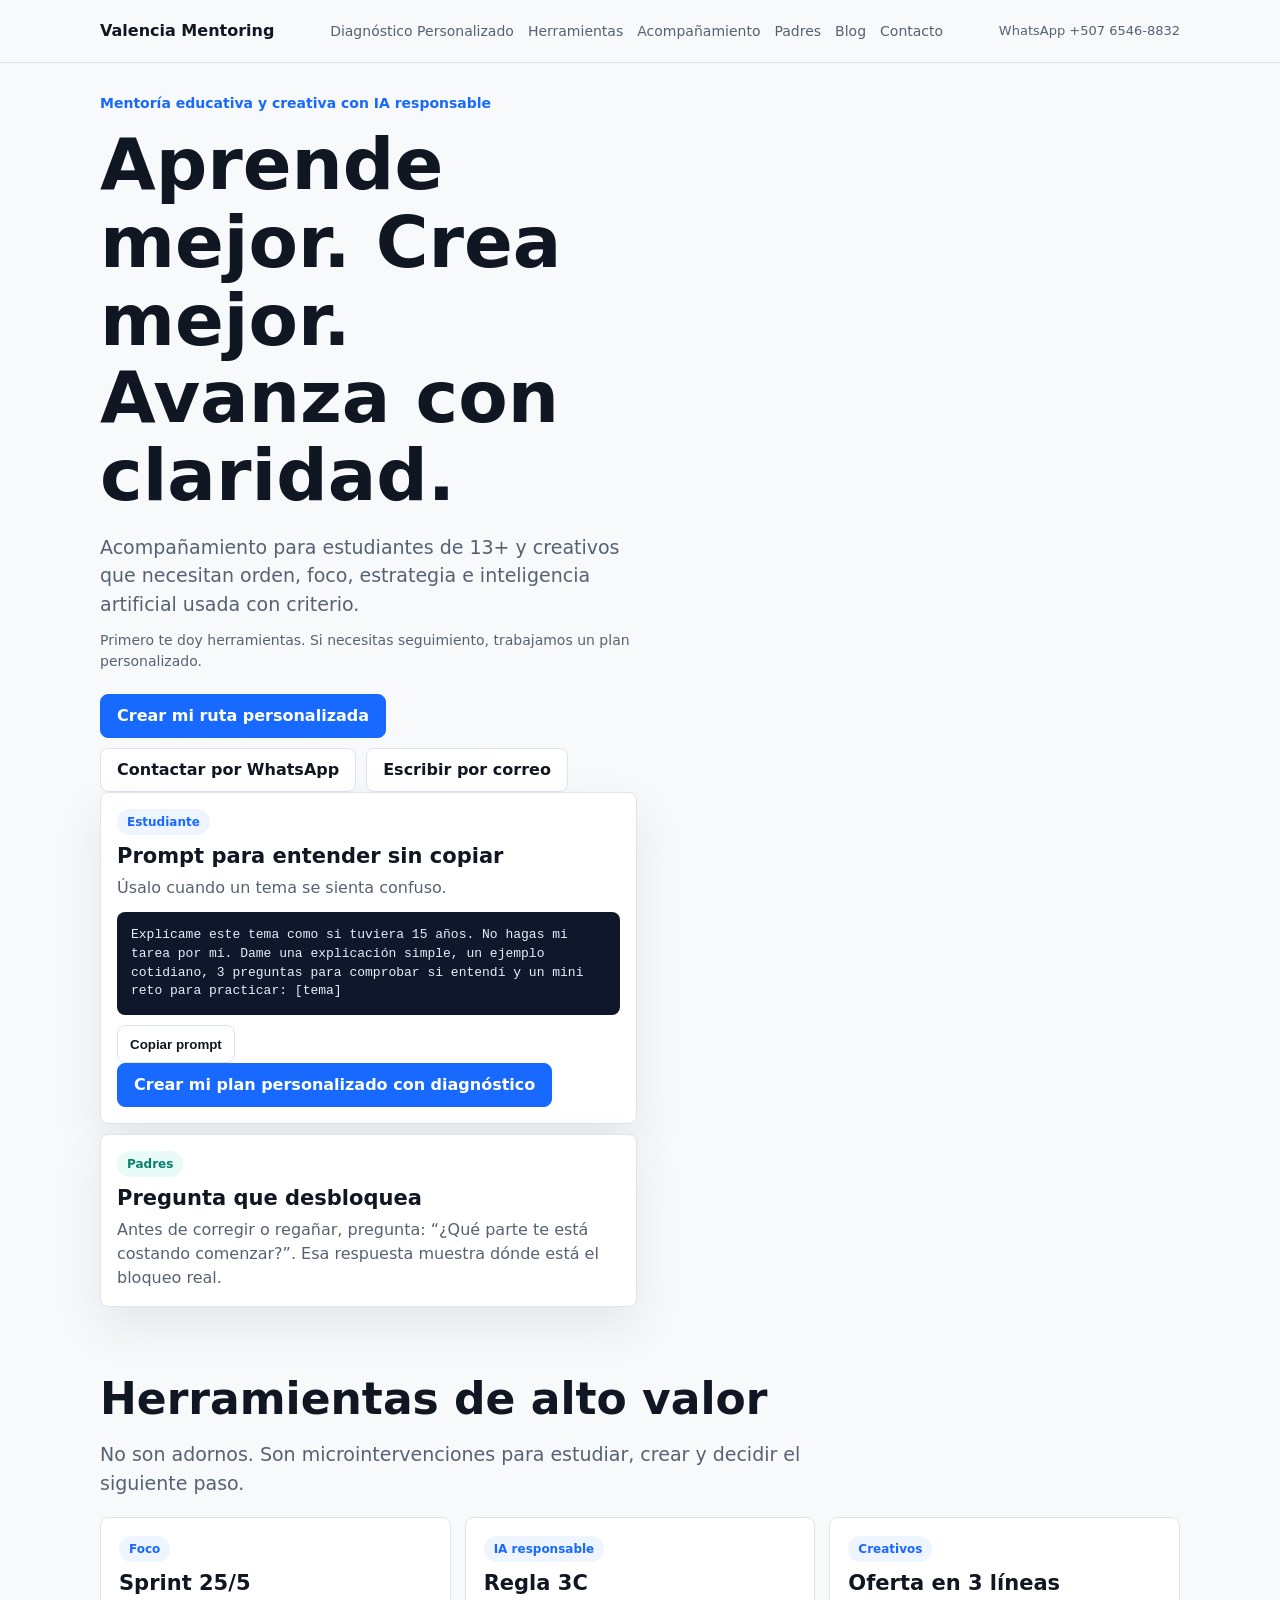
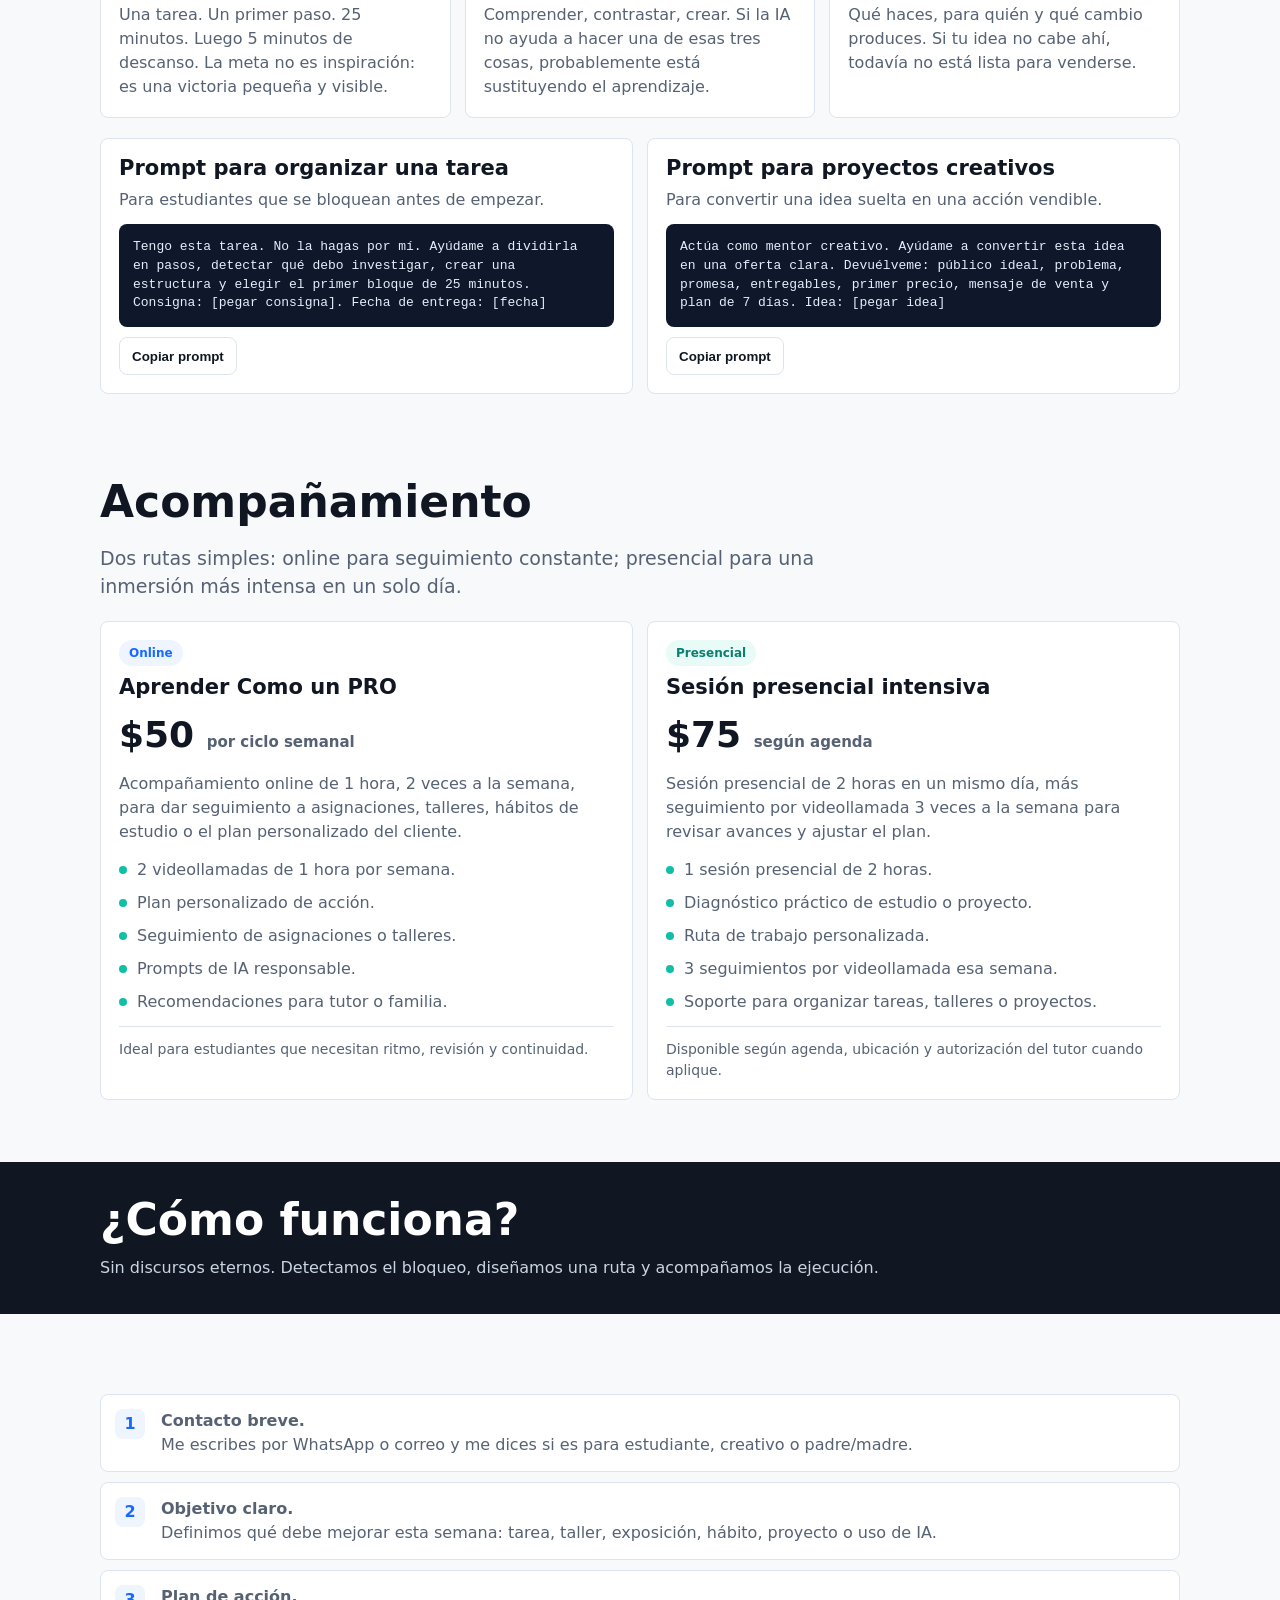
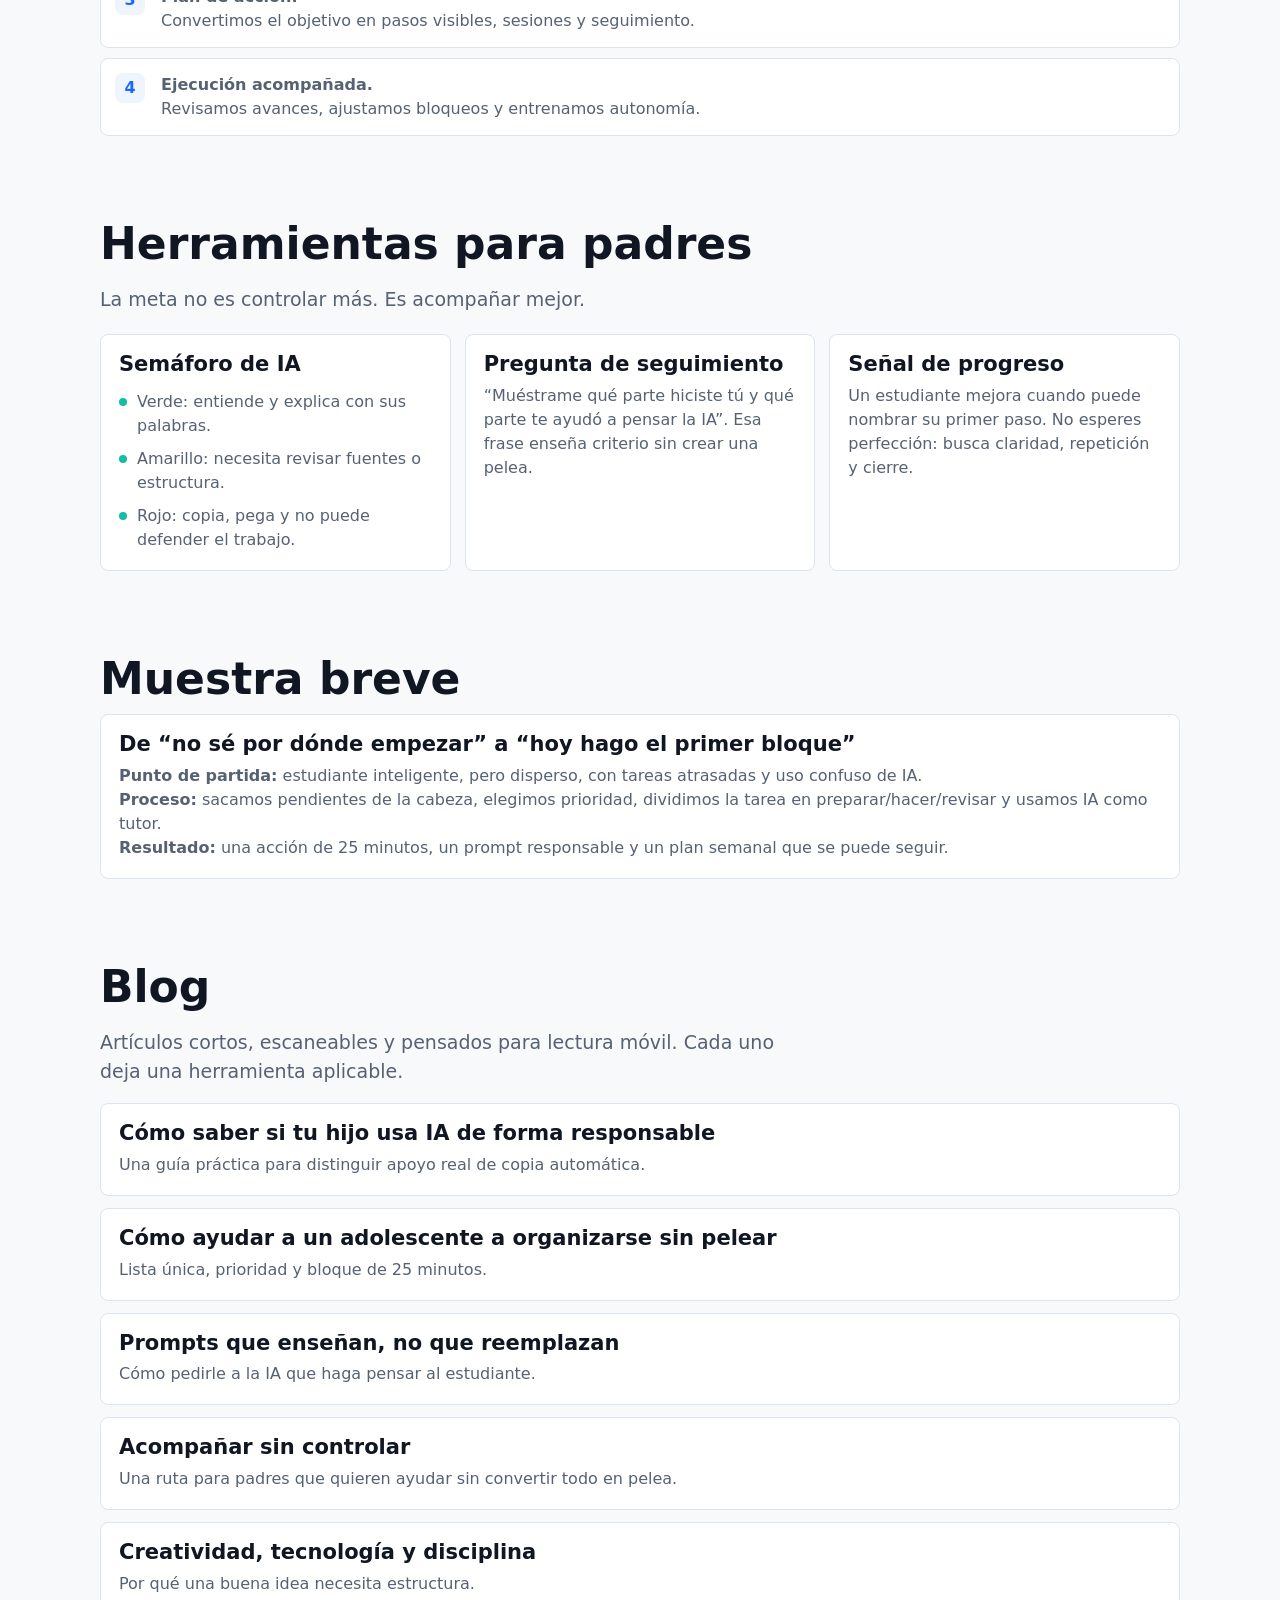
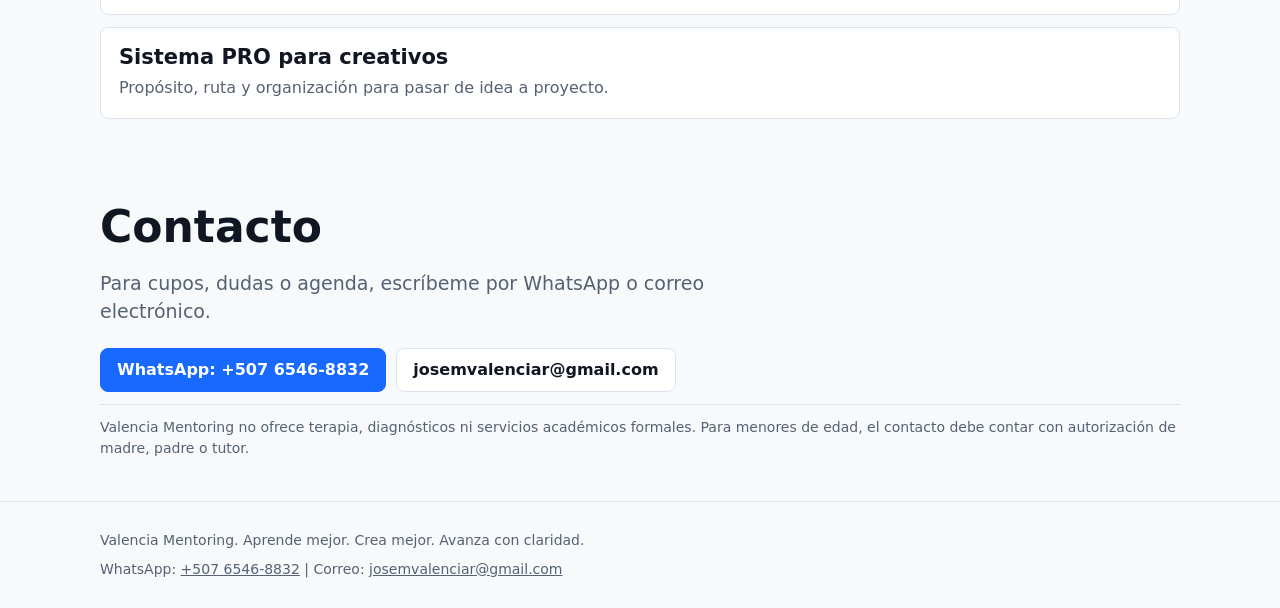
<file: index.html>
<!doctype html>
<html lang="es">
<head>
  <meta charset="utf-8">
  <meta name="viewport" content="width=device-width, initial-scale=1">
  <title>Valencia Mentoring</title>
  <meta name="description" content="Mentoría educativa y creativa para estudiar mejor, organizar ideas y usar IA responsablemente.">
  <style>
    :root {
      --bg: #f7f9fb;
      --panel: #ffffff;
      --ink: #101722;
      --muted: #566273;
      --line: #dce5ee;
      --blue: #1769ff;
      --mint: #12bfa4;
      --soft: #eef5ff;
      --soft-mint: #e9fbf7;
      --gold: #f2b84b;
    }

    * { box-sizing: border-box; }
    html { scroll-behavior: smooth; }
    body {
      margin: 0;
      font-family: Inter, ui-sans-serif, system-ui, -apple-system, BlinkMacSystemFont, "Segoe UI", sans-serif;
      color: var(--ink);
      background: var(--bg);
      line-height: 1.5;
    }
    a { color: inherit; }
    header {
      position: sticky;
      top: 0;
      z-index: 20;
      border-bottom: 1px solid var(--line);
      background: rgba(247, 249, 251, .94);
      backdrop-filter: blur(14px);
    }
    .nav {
      width: min(1080px, calc(100% - 28px));
      min-height: 62px;
      margin: 0 auto;
      display: flex;
      align-items: center;
      justify-content: space-between;
      gap: 16px;
    }
    .brand {
      font-weight: 850;
      letter-spacing: 0;
      white-space: nowrap;
    }
    .nav-links {
      display: flex;
      align-items: center;
      gap: 14px;
      color: var(--muted);
      font-size: 14px;
      white-space: nowrap;
    }
    .nav-links a {
      text-decoration: none;
    }
    .nav-contact {
      color: var(--muted);
      font-size: 13px;
      white-space: nowrap;
    }
    main section {
      width: min(1080px, calc(100% - 28px));
      margin: 0 auto;
      padding: 42px 0;
    }
    .hero {
      min-height: calc(100vh - 62px);
      display: grid;
      grid-template-columns: 1fr .95fr;
      gap: 32px;
      align-items: center;
      padding-top: 30px;
      padding-bottom: 26px;
    }
    .eyebrow {
      margin-bottom: 12px;
      color: var(--blue);
      font-size: 14px;
      font-weight: 800;
    }
    h1, h2, h3 {
      margin: 0;
      line-height: 1.08;
      letter-spacing: 0;
    }
    h1 {
      max-width: 780px;
      font-size: clamp(38px, 8vw, 72px);
    }
    h2 {
      margin-bottom: 12px;
      font-size: clamp(28px, 5vw, 44px);
    }
    h3 {
      margin-bottom: 8px;
      font-size: 21px;
    }
    p {
      margin: 0;
      color: var(--muted);
    }
    .lead {
      max-width: 720px;
      margin-top: 18px;
      font-size: 19px;
    }
    .microcopy {
      margin-top: 12px;
      color: var(--muted);
      font-size: 14px;
    }
    .actions {
      display: flex;
      flex-wrap: wrap;
      gap: 10px;
      margin-top: 22px;
    }
    .btn {
      display: inline-flex;
      align-items: center;
      justify-content: center;
      min-height: 44px;
      padding: 0 16px;
      border: 1px solid var(--ink);
      border-radius: 8px;
      background: var(--ink);
      color: white;
      font-weight: 780;
      text-align: center;
      text-decoration: none;
    }
    .btn.blue {
      border-color: var(--blue);
      background: var(--blue);
    }
    .btn.secondary {
      border-color: var(--line);
      background: white;
      color: var(--ink);
    }
    .grid {
      display: grid;
      grid-template-columns: repeat(3, 1fr);
      gap: 14px;
      margin-top: 20px;
    }
    .two {
      display: grid;
      grid-template-columns: repeat(2, 1fr);
      gap: 14px;
      margin-top: 20px;
    }
    .card, .tool-card, .price-card, .blog-link {
      border: 1px solid var(--line);
      border-radius: 8px;
      background: var(--panel);
    }
    .card, .price-card, .blog-link {
      padding: 18px;
    }
    .tool-stack {
      display: grid;
      gap: 10px;
    }
    .tool-card {
      padding: 16px;
      box-shadow: 0 20px 50px rgba(16, 23, 34, .08);
    }
    .tag {
      display: inline-flex;
      align-items: center;
      min-height: 26px;
      margin-bottom: 10px;
      padding: 0 10px;
      border-radius: 999px;
      background: var(--soft);
      color: var(--blue);
      font-size: 12px;
      font-weight: 850;
    }
    .tag.mint {
      background: var(--soft-mint);
      color: #087f6f;
    }
    .prompt {
      margin-top: 12px;
      padding: 14px;
      overflow-x: auto;
      border-radius: 8px;
      background: #0f172a;
      color: #e5eefb;
      font-family: ui-monospace, SFMono-Regular, Menlo, Consolas, monospace;
      font-size: 13px;
      line-height: 1.45;
    }
    .copy {
      min-height: 38px;
      margin-top: 10px;
      padding: 0 12px;
      border: 1px solid var(--line);
      border-radius: 8px;
      background: white;
      color: var(--ink);
      font-weight: 750;
      cursor: pointer;
    }
    .list {
      display: grid;
      gap: 9px;
      margin: 14px 0 0;
      padding: 0;
      list-style: none;
    }
    .list li {
      display: flex;
      gap: 10px;
      color: var(--muted);
    }
    .list li::before {
      content: "";
      width: 8px;
      height: 8px;
      margin-top: 8px;
      border-radius: 999px;
      background: var(--mint);
      flex: 0 0 auto;
    }
    .band {
      width: 100%;
      margin: 20px 0;
      background: var(--ink);
      color: white;
    }
    .band section {
      padding: 34px 0;
    }
    .band p {
      color: #cbd5e1;
    }
    .price {
      margin: 10px 0;
      color: var(--ink);
      font-size: 36px;
      font-weight: 900;
    }
    .price small {
      color: var(--muted);
      font-size: 15px;
      font-weight: 650;
    }
    .plan-note {
      margin-top: 12px;
      padding-top: 12px;
      border-top: 1px solid var(--line);
      color: var(--muted);
      font-size: 14px;
    }
    .steps {
      display: grid;
      gap: 10px;
      margin-top: 18px;
      counter-reset: steps;
    }
    .step {
      display: grid;
      grid-template-columns: 34px 1fr;
      gap: 12px;
      padding: 14px;
      border: 1px solid var(--line);
      border-radius: 8px;
      background: var(--panel);
    }
    .step::before {
      counter-increment: steps;
      content: counter(steps);
      width: 30px;
      height: 30px;
      display: grid;
      place-items: center;
      border-radius: 8px;
      background: var(--soft);
      color: var(--blue);
      font-weight: 900;
    }
    .blog-list {
      display: grid;
      gap: 12px;
      margin-top: 18px;
    }
    .blog-link {
      display: block;
      text-decoration: none;
    }
    .blog-link p {
      margin-top: 6px;
    }
    .note {
      margin-top: 12px;
      padding-top: 12px;
      border-top: 1px solid var(--line);
      color: var(--muted);
      font-size: 14px;
    }
    footer {
      padding: 28px 0;
      border-top: 1px solid var(--line);
    }
    footer div {
      width: min(1080px, calc(100% - 28px));
      margin: 0 auto;
      display: grid;
      gap: 8px;
      color: var(--muted);
      font-size: 14px;
    }

    @media (max-width: 860px) {
      .nav {
        align-items: flex-start;
        flex-direction: column;
        padding: 12px 0;
      }
      .nav-links {
        width: 100%;
        overflow-x: auto;
        padding-bottom: 2px;
      }
      .nav-contact { display: none; }
      .hero {
        min-height: auto;
        grid-template-columns: 1fr;
        gap: 20px;
        padding-top: 28px;
      }
      .grid, .two {
        grid-template-columns: 1fr;
      }
      main section {
        padding: 34px 0;
      }
      .actions {
        display: grid;
      }
      .btn {
        width: 100%;
      }
      .lead {
        font-size: 17px;
      }
      .price {
        font-size: 32px;
      }
    }
  </style>
</head>
<body>
  <header>
    <div class="nav">
      <div class="brand">Valencia Mentoring</div>
      <nav class="nav-links" aria-label="Navegación principal">
      <a href="diagnostico.html">Diagnóstico Personalizado</a>
      <a href="#herramientas">Herramientas</a>
      <a href="#acompanamiento">Acompañamiento</a>
      <a href="#padres">Padres</a>
      <a href="#blog">Blog</a>
      <a href="#contacto">Contacto</a>
</nav>
      <div class="nav-contact">WhatsApp +507 6546-8832</div>
    </div>
  </header>

  <main>
    <section class="hero">
      <div>
        <div class="eyebrow">Mentoría educativa y creativa con IA responsable</div>
        <h1>Aprende mejor. Crea mejor. Avanza con claridad.</h1>
        <p class="lead">Acompañamiento para estudiantes de 13+ y creativos que necesitan orden, foco, estrategia e inteligencia artificial usada con criterio.</p>
        <p class="microcopy">Primero te doy herramientas. Si necesitas seguimiento, trabajamos un plan personalizado.</p>
        <div class="actions">
  <a class="btn blue" href="diagnostico.html">Crear mi ruta personalizada</a>

  <a class="btn secondary" href="https://wa.me/50765468832?text=Hola%2C%20quiero%20informaci%C3%B3n%20sobre%20Valencia%20Mentoring" target="_blank" rel="noreferrer">
    Contactar por WhatsApp
  </a>

  <a class="btn secondary" href="mailto:josemvalenciar@gmail.com?subject=Informaci%C3%B3n%20Valencia%20Mentoring&body=Hola%2C%20quiero%20informaci%C3%B3n%20sobre%20Valencia%20Mentoring.">
    Escribir por correo
  </a>
</div>

      <aside class="tool-stack" aria-label="Herramientas rápidas">
        <div class="tool-card">
          <span class="tag">Estudiante</span>
          <h3>Prompt para entender sin copiar</h3>
          <p>Úsalo cuando un tema se sienta confuso.</p>
          <div class="prompt" id="prompt-estudiante">Explícame este tema como si tuviera 15 años. No hagas mi tarea por mí. Dame una explicación simple, un ejemplo cotidiano, 3 preguntas para comprobar si entendí y un mini reto para practicar: [tema]</div>
          <button class="copy" data-copy="prompt-estudiante">Copiar prompt</button>
          <a class="btn blue" href="diagnostico.html">
          Crear mi plan personalizado con diagnóstico
          </a>
        </div>
        <div class="tool-card">
          <span class="tag mint">Padres</span>
          <h3>Pregunta que desbloquea</h3>
          <p>Antes de corregir o regañar, pregunta: “¿Qué parte te está costando comenzar?”. Esa respuesta muestra dónde está el bloqueo real.</p>
        </div>
      </aside>
    </section>

    <section id="herramientas">
      <h2>Herramientas de alto valor</h2>
      <p class="lead">No son adornos. Son microintervenciones para estudiar, crear y decidir el siguiente paso.</p>
      <div class="grid">
        <article class="card">
          <span class="tag">Foco</span>
          <h3>Sprint 25/5</h3>
          <p>Una tarea. Un primer paso. 25 minutos. Luego 5 minutos de descanso. La meta no es inspiración: es una victoria pequeña y visible.</p>
        </article>
        <article class="card">
          <span class="tag">IA responsable</span>
          <h3>Regla 3C</h3>
          <p>Comprender, contrastar, crear. Si la IA no ayuda a hacer una de esas tres cosas, probablemente está sustituyendo el aprendizaje.</p>
        </article>
        <article class="card">
          <span class="tag">Creativos</span>
          <h3>Oferta en 3 líneas</h3>
          <p>Qué haces, para quién y qué cambio produces. Si tu idea no cabe ahí, todavía no está lista para venderse.</p>
        </article>
      </div>

      <div class="two">
        <article class="card">
          <h3>Prompt para organizar una tarea</h3>
          <p>Para estudiantes que se bloquean antes de empezar.</p>
          <div class="prompt" id="prompt-tarea">Tengo esta tarea. No la hagas por mí. Ayúdame a dividirla en pasos, detectar qué debo investigar, crear una estructura y elegir el primer bloque de 25 minutos. Consigna: [pegar consigna]. Fecha de entrega: [fecha]</div>
          <button class="copy" data-copy="prompt-tarea">Copiar prompt</button>
        </article>
        <article class="card">
          <h3>Prompt para proyectos creativos</h3>
          <p>Para convertir una idea suelta en una acción vendible.</p>
          <div class="prompt" id="prompt-creativo">Actúa como mentor creativo. Ayúdame a convertir esta idea en una oferta clara. Devuélveme: público ideal, problema, promesa, entregables, primer precio, mensaje de venta y plan de 7 días. Idea: [pegar idea]</div>
          <button class="copy" data-copy="prompt-creativo">Copiar prompt</button>
        </article>
      </div>
    </section>

    <section id="acompanamiento">
      <h2>Acompañamiento</h2>
      <p class="lead">Dos rutas simples: online para seguimiento constante; presencial para una inmersión más intensa en un solo día.</p>
      <div class="two">
        <article class="price-card">
          <span class="tag">Online</span>
          <h3>Aprender Como un PRO</h3>
          <div class="price">$50 <small>por ciclo semanal</small></div>
          <p>Acompañamiento online de 1 hora, 2 veces a la semana, para dar seguimiento a asignaciones, talleres, hábitos de estudio o el plan personalizado del cliente.</p>
          <ul class="list">
            <li>2 videollamadas de 1 hora por semana.</li>
            <li>Plan personalizado de acción.</li>
            <li>Seguimiento de asignaciones o talleres.</li>
            <li>Prompts de IA responsable.</li>
            <li>Recomendaciones para tutor o familia.</li>
          </ul>
          <p class="plan-note">Ideal para estudiantes que necesitan ritmo, revisión y continuidad.</p>
        </article>

        <article class="price-card">
          <span class="tag mint">Presencial</span>
          <h3>Sesión presencial intensiva</h3>
          <div class="price">$75 <small>según agenda</small></div>
          <p>Sesión presencial de 2 horas en un mismo día, más seguimiento por videollamada 3 veces a la semana para revisar avances y ajustar el plan.</p>
          <ul class="list">
            <li>1 sesión presencial de 2 horas.</li>
            <li>Diagnóstico práctico de estudio o proyecto.</li>
            <li>Ruta de trabajo personalizada.</li>
            <li>3 seguimientos por videollamada esa semana.</li>
            <li>Soporte para organizar tareas, talleres o proyectos.</li>
          </ul>
          <p class="plan-note">Disponible según agenda, ubicación y autorización del tutor cuando aplique.</p>
        </article>
      </div>
    </section>

    <div class="band">
      <section>
        <h2>¿Cómo funciona?</h2>
        <p>Sin discursos eternos. Detectamos el bloqueo, diseñamos una ruta y acompañamos la ejecución.</p>
      </section>
    </div>

    <section>
      <div class="steps">
        <div class="step"><p><strong>Contacto breve.</strong><br>Me escribes por WhatsApp o correo y me dices si es para estudiante, creativo o padre/madre.</p></div>
        <div class="step"><p><strong>Objetivo claro.</strong><br>Definimos qué debe mejorar esta semana: tarea, taller, exposición, hábito, proyecto o uso de IA.</p></div>
        <div class="step"><p><strong>Plan de acción.</strong><br>Convertimos el objetivo en pasos visibles, sesiones y seguimiento.</p></div>
        <div class="step"><p><strong>Ejecución acompañada.</strong><br>Revisamos avances, ajustamos bloqueos y entrenamos autonomía.</p></div>
      </div>
    </section>

    <section id="padres">
      <h2>Herramientas para padres</h2>
      <p class="lead">La meta no es controlar más. Es acompañar mejor.</p>
      <div class="grid">
        <article class="card">
          <h3>Semáforo de IA</h3>
          <ul class="list">
            <li>Verde: entiende y explica con sus palabras.</li>
            <li>Amarillo: necesita revisar fuentes o estructura.</li>
            <li>Rojo: copia, pega y no puede defender el trabajo.</li>
          </ul>
        </article>
        <article class="card">
          <h3>Pregunta de seguimiento</h3>
          <p>“Muéstrame qué parte hiciste tú y qué parte te ayudó a pensar la IA”. Esa frase enseña criterio sin crear una pelea.</p>
        </article>
        <article class="card">
          <h3>Señal de progreso</h3>
          <p>Un estudiante mejora cuando puede nombrar su primer paso. No esperes perfección: busca claridad, repetición y cierre.</p>
        </article>
      </div>
    </section>

    <section>
      <h2>Muestra breve</h2>
      <div class="card">
        <h3>De “no sé por dónde empezar” a “hoy hago el primer bloque”</h3>
        <p><strong>Punto de partida:</strong> estudiante inteligente, pero disperso, con tareas atrasadas y uso confuso de IA.</p>
        <p><strong>Proceso:</strong> sacamos pendientes de la cabeza, elegimos prioridad, dividimos la tarea en preparar/hacer/revisar y usamos IA como tutor.</p>
        <p><strong>Resultado:</strong> una acción de 25 minutos, un prompt responsable y un plan semanal que se puede seguir.</p>
      </div>
    </section>

    <section id="blog">
      <h2>Blog</h2>
      <p class="lead">Artículos cortos, escaneables y pensados para lectura móvil. Cada uno deja una herramienta aplicable.</p>
      <div class="blog-list">
        <a class="blog-link" href="blog/ia-responsable-estudiantes.html">
          <h3>Cómo saber si tu hijo usa IA de forma responsable</h3>
          <p>Una guía práctica para distinguir apoyo real de copia automática.</p>
        </a>
        <a class="blog-link" href="blog/organizacion-adolescentes.html">
          <h3>Cómo ayudar a un adolescente a organizarse sin pelear</h3>
          <p>Lista única, prioridad y bloque de 25 minutos.</p>
        </a>
        <a class="blog-link" href="blog/prompts-que-ensenan.html">
          <h3>Prompts que enseñan, no que reemplazan</h3>
          <p>Cómo pedirle a la IA que haga pensar al estudiante.</p>
        </a>
        <a class="blog-link" href="blog/acompanar-sin-controlar.html">
          <h3>Acompañar sin controlar</h3>
          <p>Una ruta para padres que quieren ayudar sin convertir todo en pelea.</p>
        </a>
        <a class="blog-link" href="blog/creatividad-tecnologia-disciplina.html">
          <h3>Creatividad, tecnología y disciplina</h3>
          <p>Por qué una buena idea necesita estructura.</p>
        </a>
        <a class="blog-link" href="blog/sistema-pro-creativos.html">
          <h3>Sistema PRO para creativos</h3>
          <p>Propósito, ruta y organización para pasar de idea a proyecto.</p>
        </a>
      </div>
    </section>

    <section id="contacto">
      <h2>Contacto</h2>
      <p class="lead">Para cupos, dudas o agenda, escríbeme por WhatsApp o correo electrónico.</p>
      <div class="actions">
        <a class="btn blue" href="https://wa.me/50765468832?text=Hola%2C%20quiero%20reservar%20un%20cupo%20en%20Valencia%20Mentoring" target="_blank" rel="noreferrer">WhatsApp: +507 6546-8832</a>
        <a class="btn secondary" href="mailto:josemvalenciar@gmail.com?subject=Valencia%20Mentoring&body=Hola%2C%20quiero%20informaci%C3%B3n%20sobre%20Valencia%20Mentoring.">josemvalenciar@gmail.com</a>
      </div>
      <p class="note">Valencia Mentoring no ofrece terapia, diagnósticos ni servicios académicos formales. Para menores de edad, el contacto debe contar con autorización de madre, padre o tutor.</p>
    </section>
  </main>

  <footer>
    <div>
      <span>Valencia Mentoring. Aprende mejor. Crea mejor. Avanza con claridad.</span>
      <span>WhatsApp: <a href="https://wa.me/50765468832">+507 6546-8832</a> | Correo: <a href="mailto:josemvalenciar@gmail.com">josemvalenciar@gmail.com</a></span>
    </div>
  </footer>

  <script>
    document.querySelectorAll("[data-copy]").forEach((button) => {
      button.addEventListener("click", async () => {
        const id = button.getAttribute("data-copy");
        const text = document.getElementById(id)?.innerText || "";
        try {
          await navigator.clipboard.writeText(text);
          button.innerText = "Copiado";
          setTimeout(() => { button.innerText = "Copiar prompt"; }, 1400);
        } catch {
          button.innerText = "Selecciona y copia";
        }
      });
    });
  </script>
</body>
</html>
</file>
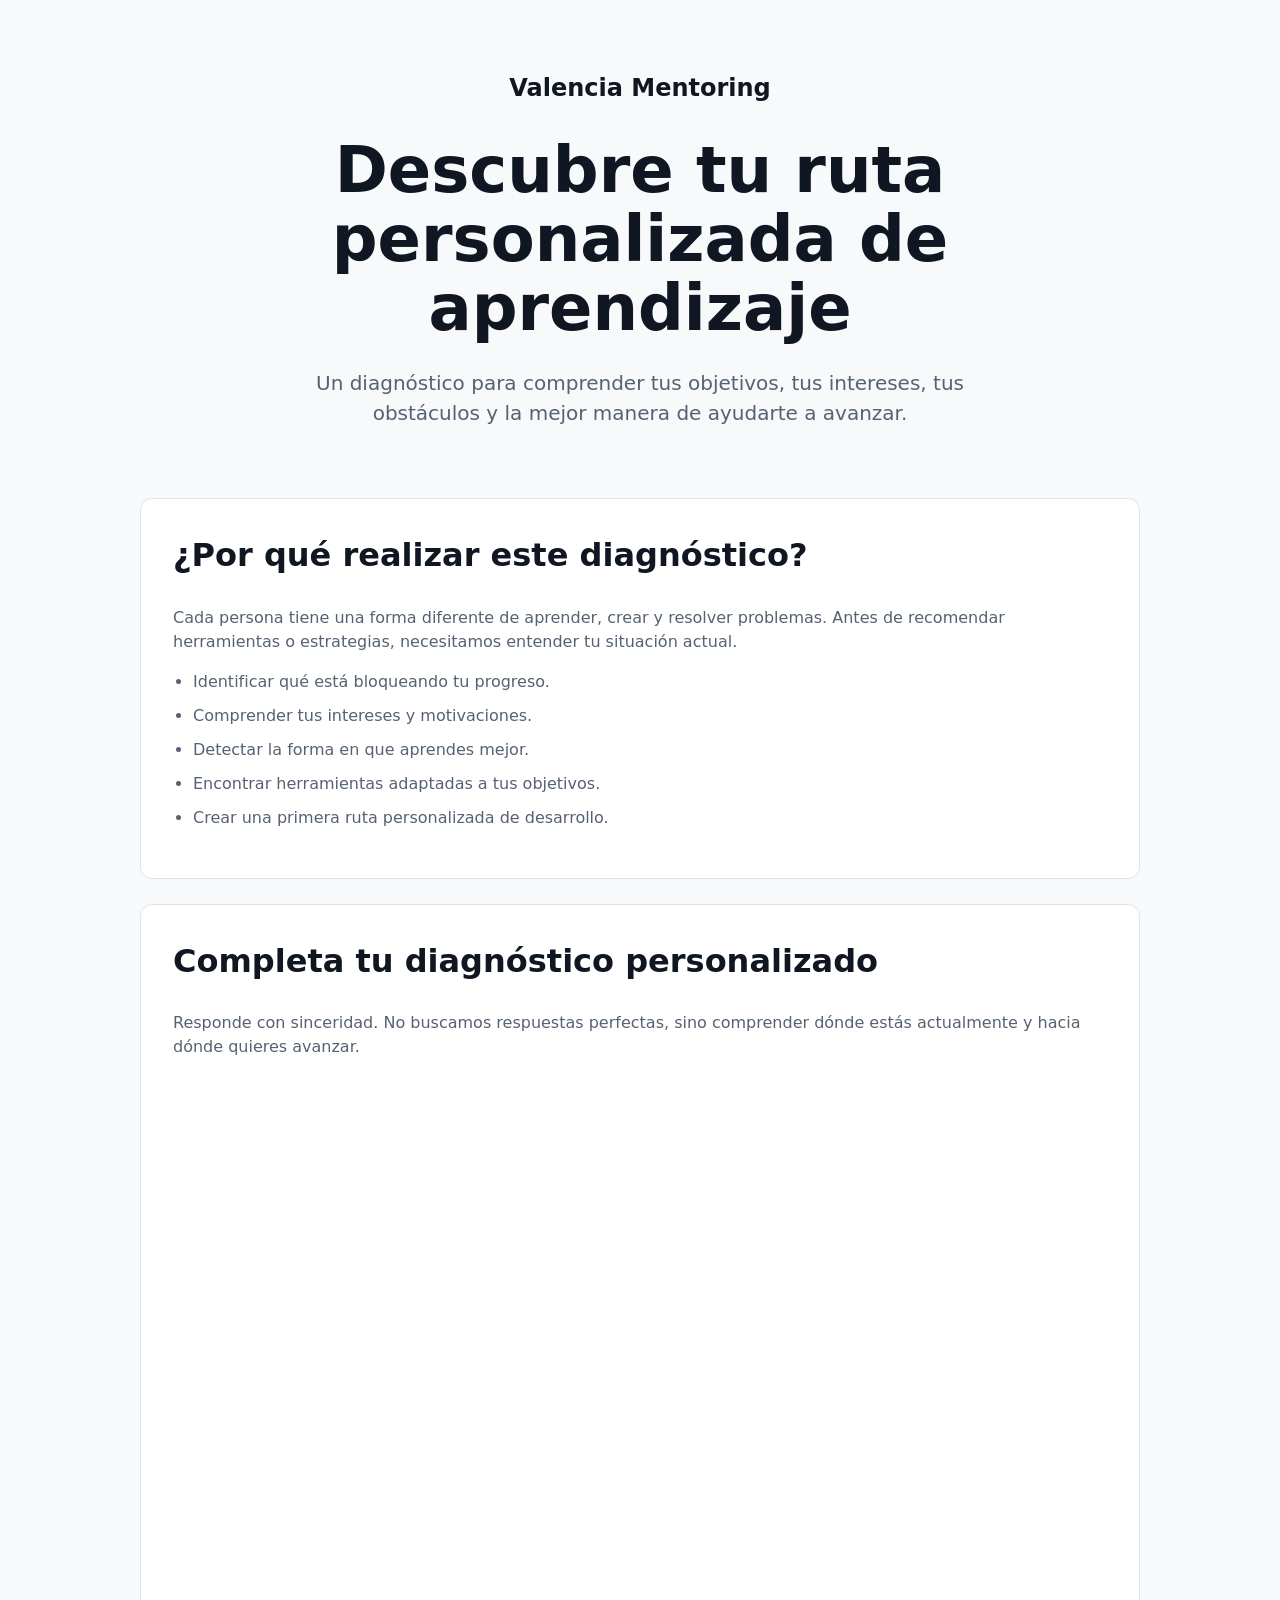
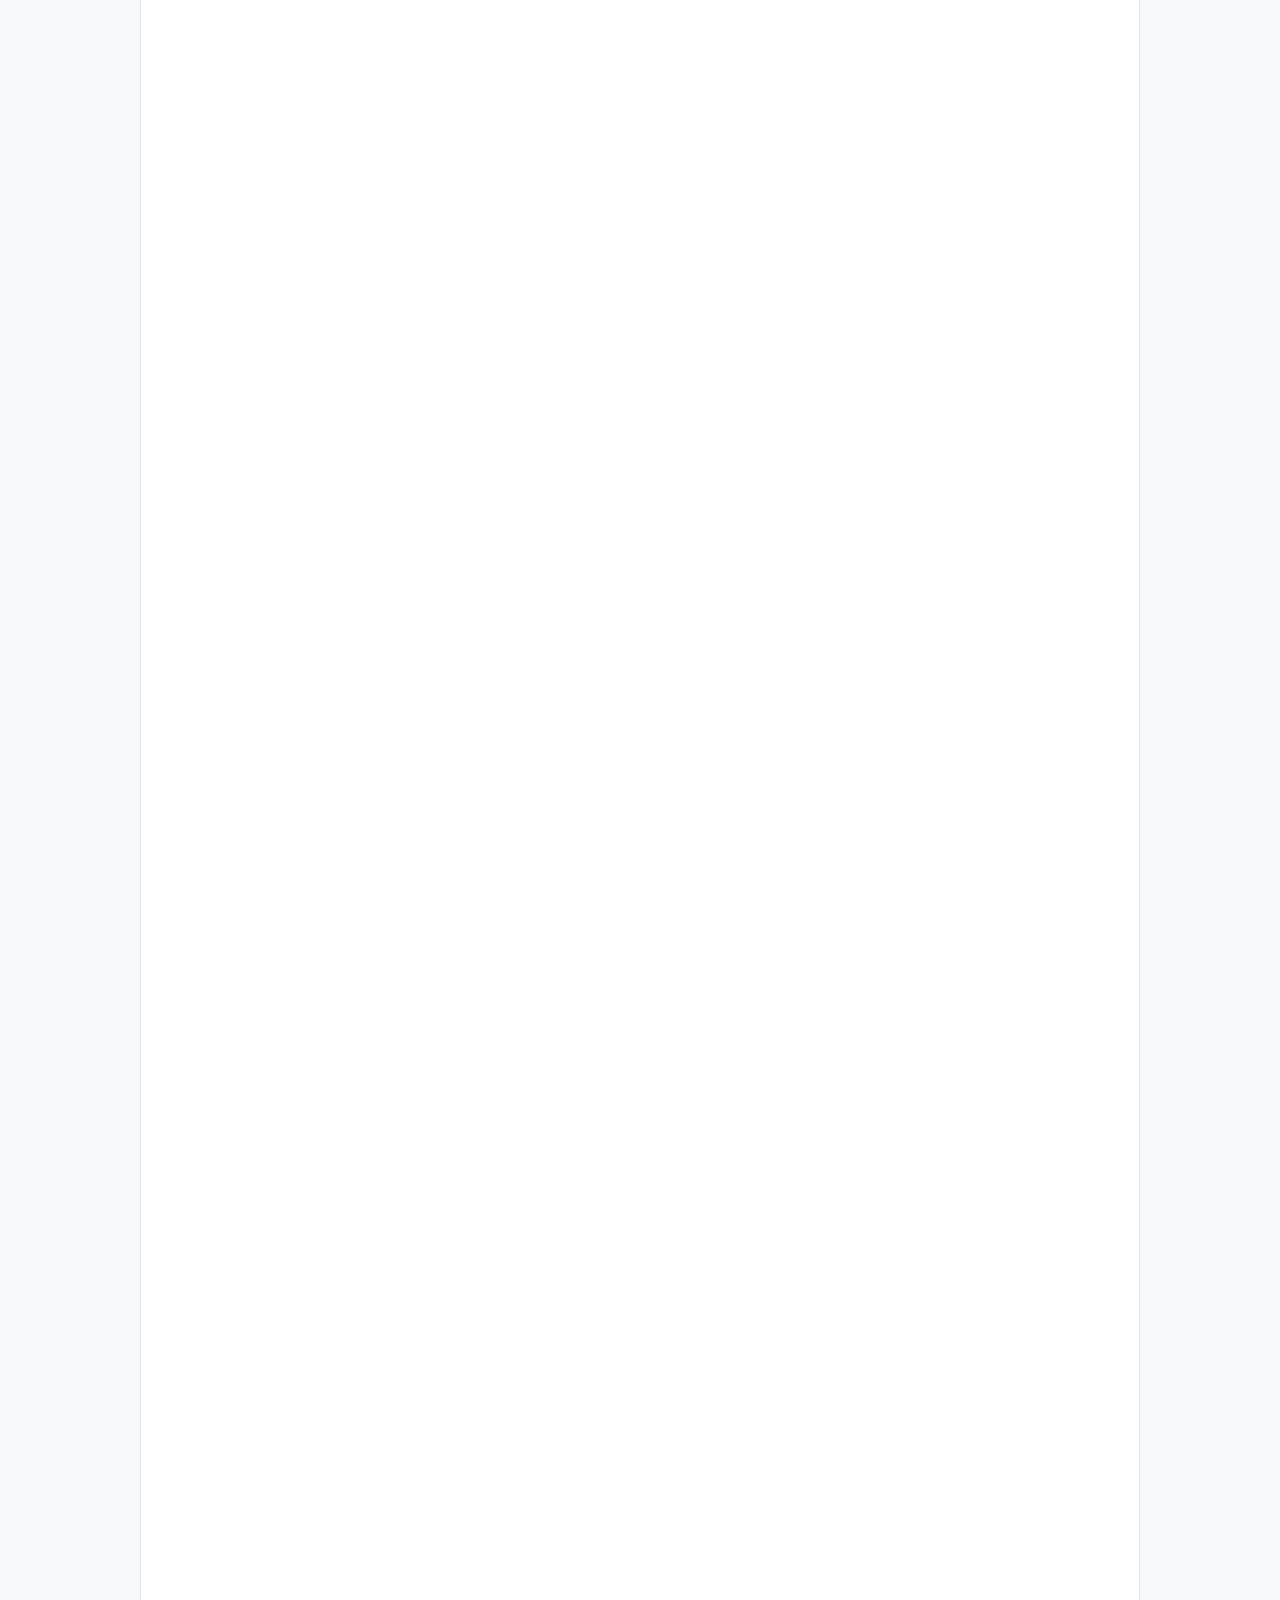
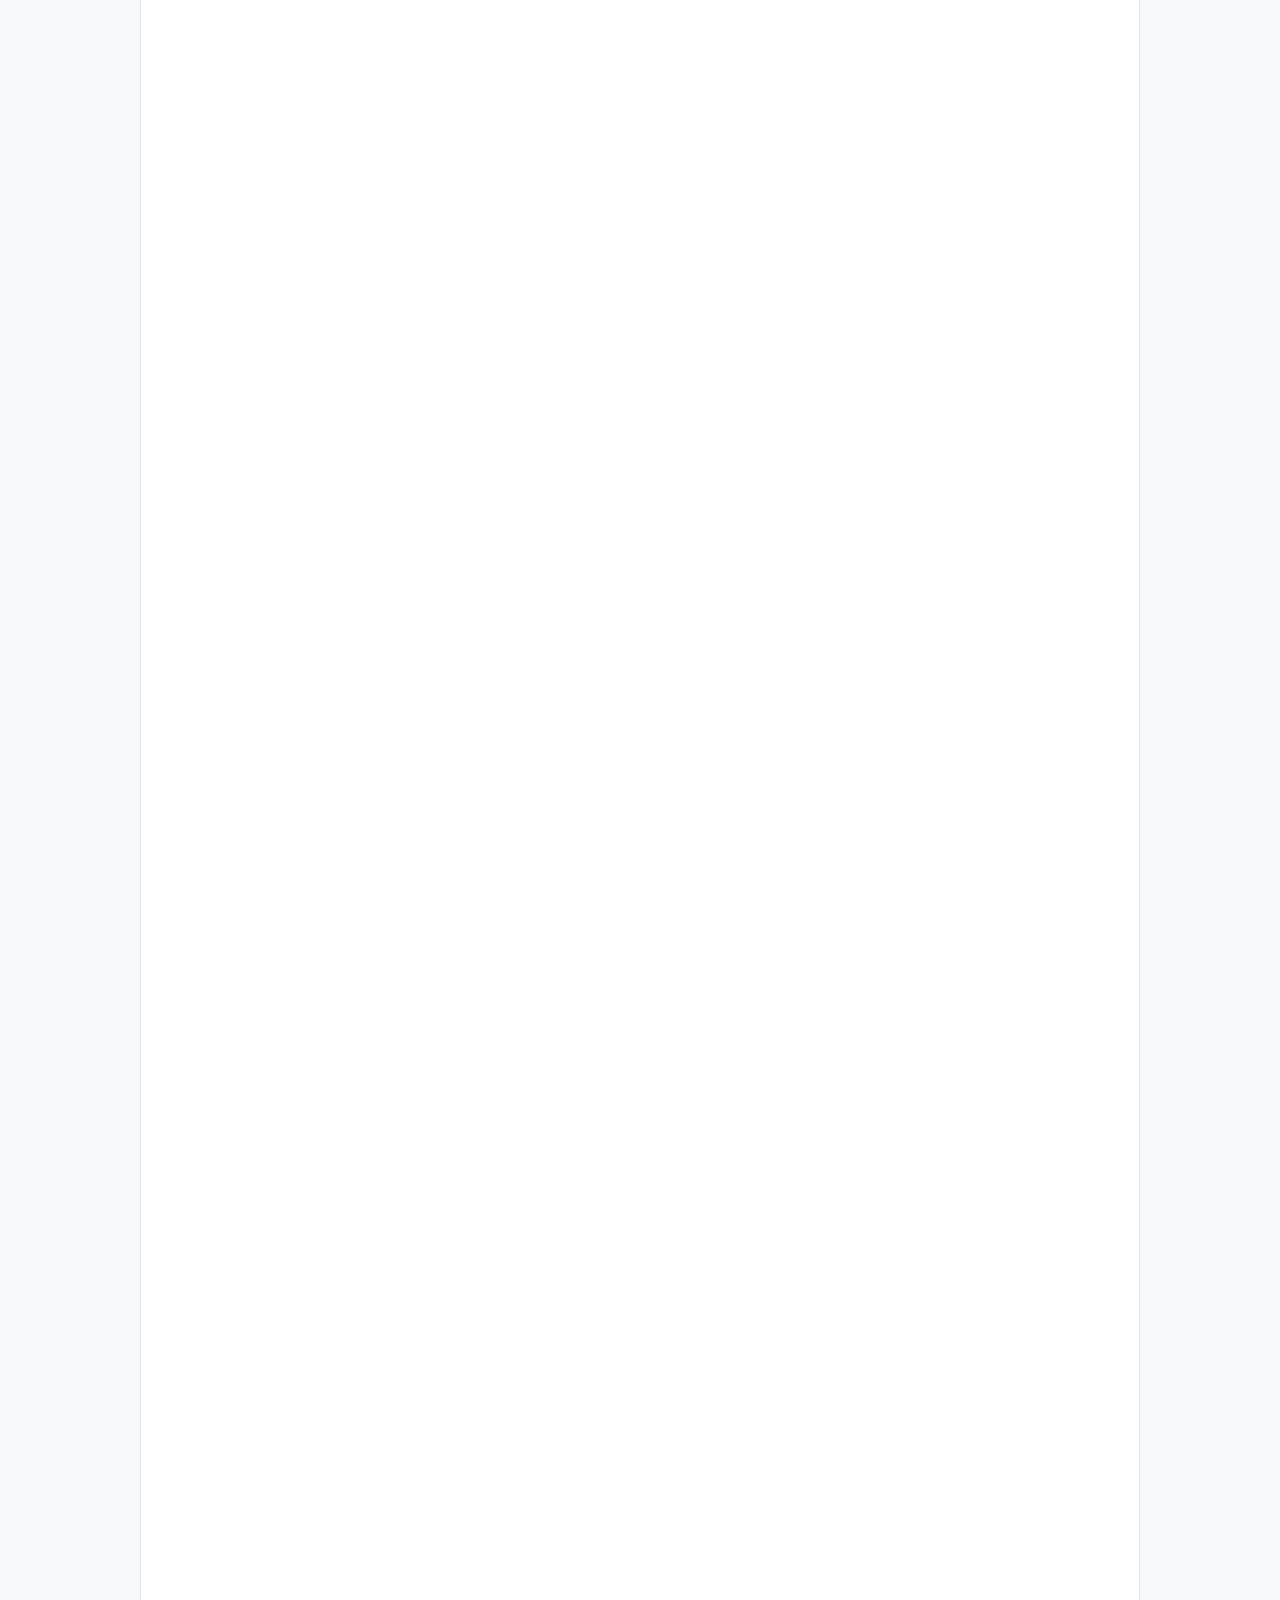
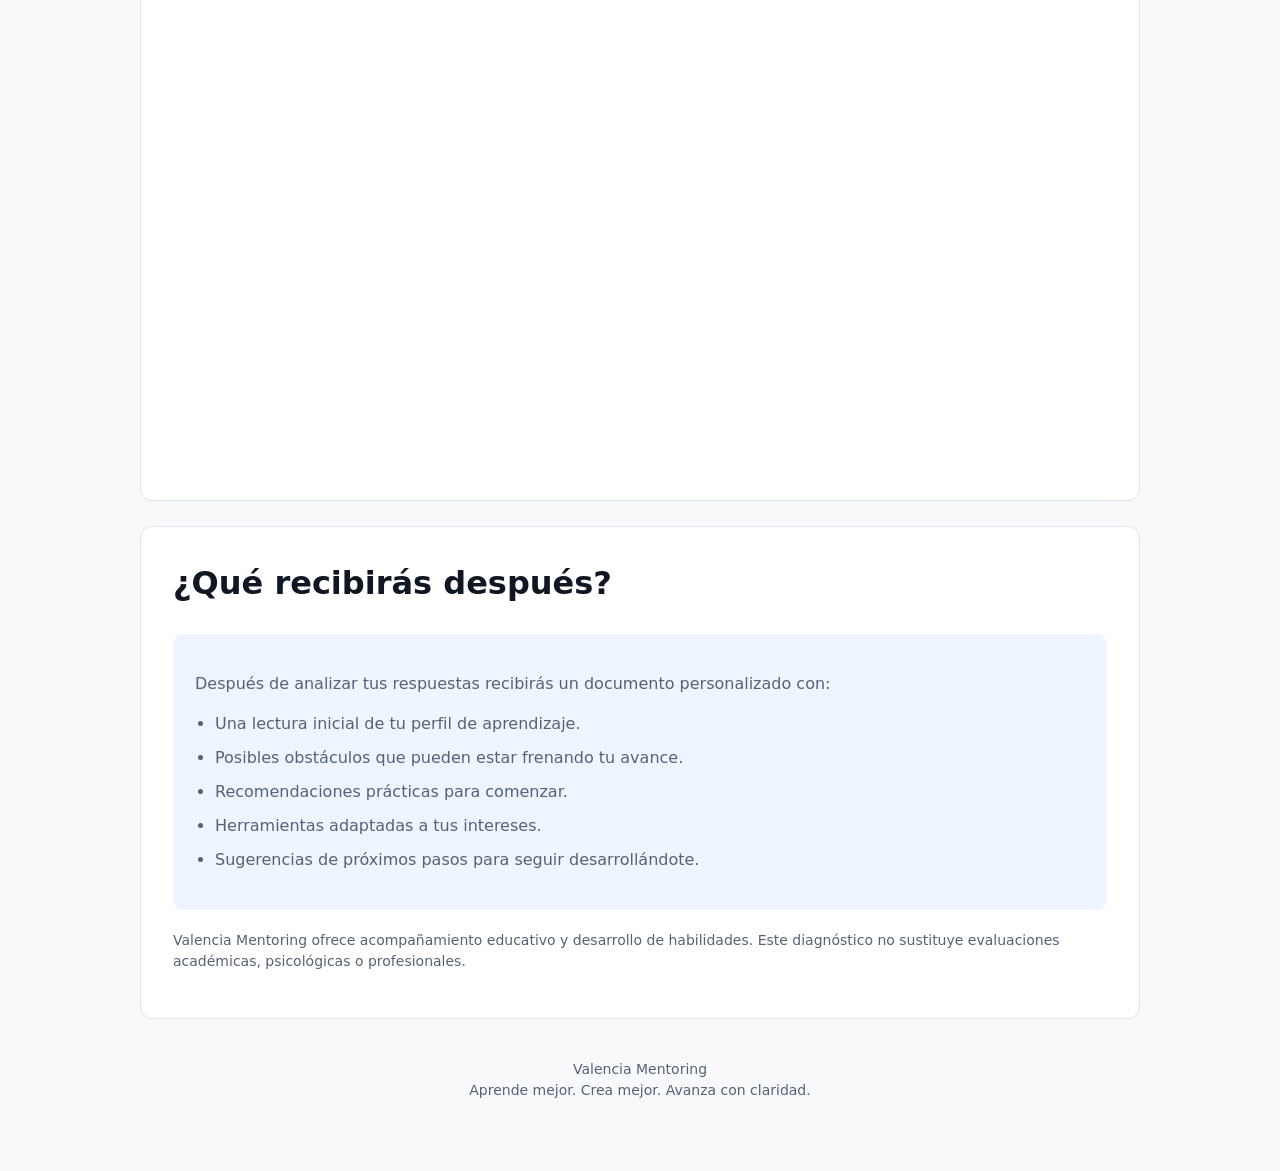
<file: diagnostico.html>
<!doctype html>
<html lang="es">

<head>
<meta charset="utf-8">
<meta name="viewport" content="width=device-width, initial-scale=1">

<title>Diagnóstico Personalizado | Valencia Mentoring</title>

<meta name="description" content="Diagnóstico personalizado de aprendizaje para descubrir objetivos, bloqueos y estrategias de mejora con Valencia Mentoring.">


<style>

:root {
  --bg: #f7f9fb;
  --panel: #ffffff;
  --ink: #101722;
  --muted: #566273;
  --line: #dce5ee;
  --blue: #1769ff;
  --soft: #eef5ff;
}


* {
  box-sizing:border-box;
}


body {
  margin:0;
  font-family:Inter, system-ui, -apple-system, BlinkMacSystemFont, "Segoe UI", sans-serif;
  background:var(--bg);
  color:var(--ink);
  line-height:1.5;
}


.container {
  width:min(1000px, calc(100% - 32px));
  margin:auto;
  padding:40px 0 70px;
}


header {
  text-align:center;
  padding:30px 0 20px;
}


.logo {
  font-weight:900;
  font-size:24px;
  margin-bottom:30px;
}


h1 {
  font-size:clamp(38px,6vw,64px);
  line-height:1.08;
  margin:0;
}


.subtitle {
  max-width:760px;
  margin:25px auto;
  font-size:20px;
  color:var(--muted);
}


.card {
  background:var(--panel);
  border:1px solid var(--line);
  border-radius:12px;
  padding:32px;
  margin-top:25px;
}


h2 {
  margin-top:0;
  font-size:32px;
}


p {
  color:var(--muted);
}


.list {
  padding-left:20px;
  color:var(--muted);
}


.list li {
  margin-bottom:10px;
}


.highlight {
  background:var(--soft);
  padding:22px;
  border-radius:10px;
}


.form-container {
  margin-top:30px;
  width:100%;
}


.note {
  margin-top:20px;
  font-size:14px;
  color:var(--muted);
}


footer {
  text-align:center;
  margin-top:40px;
  color:var(--muted);
  font-size:14px;
}


@media(max-width:700px){

.card {
padding:20px;
}

h2 {
font-size:26px;
}

.subtitle {
font-size:17px;
}

}

</style>

</head>


<body>


<div class="container">


<header>

<div class="logo">
Valencia Mentoring
</div>


<h1>
Descubre tu ruta personalizada de aprendizaje
</h1>


<p class="subtitle">
Un diagnóstico para comprender tus objetivos, tus intereses, tus obstáculos y la mejor manera de ayudarte a avanzar.
</p>


</header>




<section class="card">

<h2>
¿Por qué realizar este diagnóstico?
</h2>


<p>
Cada persona tiene una forma diferente de aprender, crear y resolver problemas. Antes de recomendar herramientas o estrategias, necesitamos entender tu situación actual.
</p>


<ul class="list">

<li>Identificar qué está bloqueando tu progreso.</li>

<li>Comprender tus intereses y motivaciones.</li>

<li>Detectar la forma en que aprendes mejor.</li>

<li>Encontrar herramientas adaptadas a tus objetivos.</li>

<li>Crear una primera ruta personalizada de desarrollo.</li>

</ul>


</section>





<section class="card">


<h2>
Completa tu diagnóstico personalizado
</h2>


<p>
Responde con sinceridad. No buscamos respuestas perfectas, sino comprender dónde estás actualmente y hacia dónde quieres avanzar.
</p>



<div class="form-container">


<iframe 
data-tally-src="https://tally.so/embed/ODyKda?alignLeft=1&hideTitle=1&transparentBackground=1&dynamicHeight=1"
loading="lazy"
width="100%"
height="4172"
frameborder="0"
marginheight="0"
marginwidth="0"
title="Diagnóstico de Aprendizaje Personalizado - Valencia Mentoring">
</iframe>


</div>


</section>





<section class="card">


<h2>
¿Qué recibirás después?
</h2>


<div class="highlight">


<p>
Después de analizar tus respuestas recibirás un documento personalizado con:
</p>


<ul class="list">

<li>Una lectura inicial de tu perfil de aprendizaje.</li>

<li>Posibles obstáculos que pueden estar frenando tu avance.</li>

<li>Recomendaciones prácticas para comenzar.</li>

<li>Herramientas adaptadas a tus intereses.</li>

<li>Sugerencias de próximos pasos para seguir desarrollándote.</li>

</ul>


</div>


<p class="note">
Valencia Mentoring ofrece acompañamiento educativo y desarrollo de habilidades. Este diagnóstico no sustituye evaluaciones académicas, psicológicas o profesionales.
</p>


</section>




<footer>

Valencia Mentoring<br>
Aprende mejor. Crea mejor. Avanza con claridad.

</footer>



</div>



<script>
var d=document,
w="https://tally.so/widgets/embed.js",
v=function(){
if(typeof Tally!=="undefined"){
Tally.loadEmbeds();
}
else{
d.querySelectorAll("iframe[data-tally-src]:not([src])").forEach(function(e){
e.src=e.dataset.tallySrc;
});
}
};

if(typeof Tally!=="undefined"){
v();
}
else if(d.querySelector('script[src="'+w+'"]')==null){
var s=d.createElement("script");
s.src=w;
s.onload=v;
s.onerror=v;
d.body.appendChild(s);
}

</script>


</body>

</html>
</file>
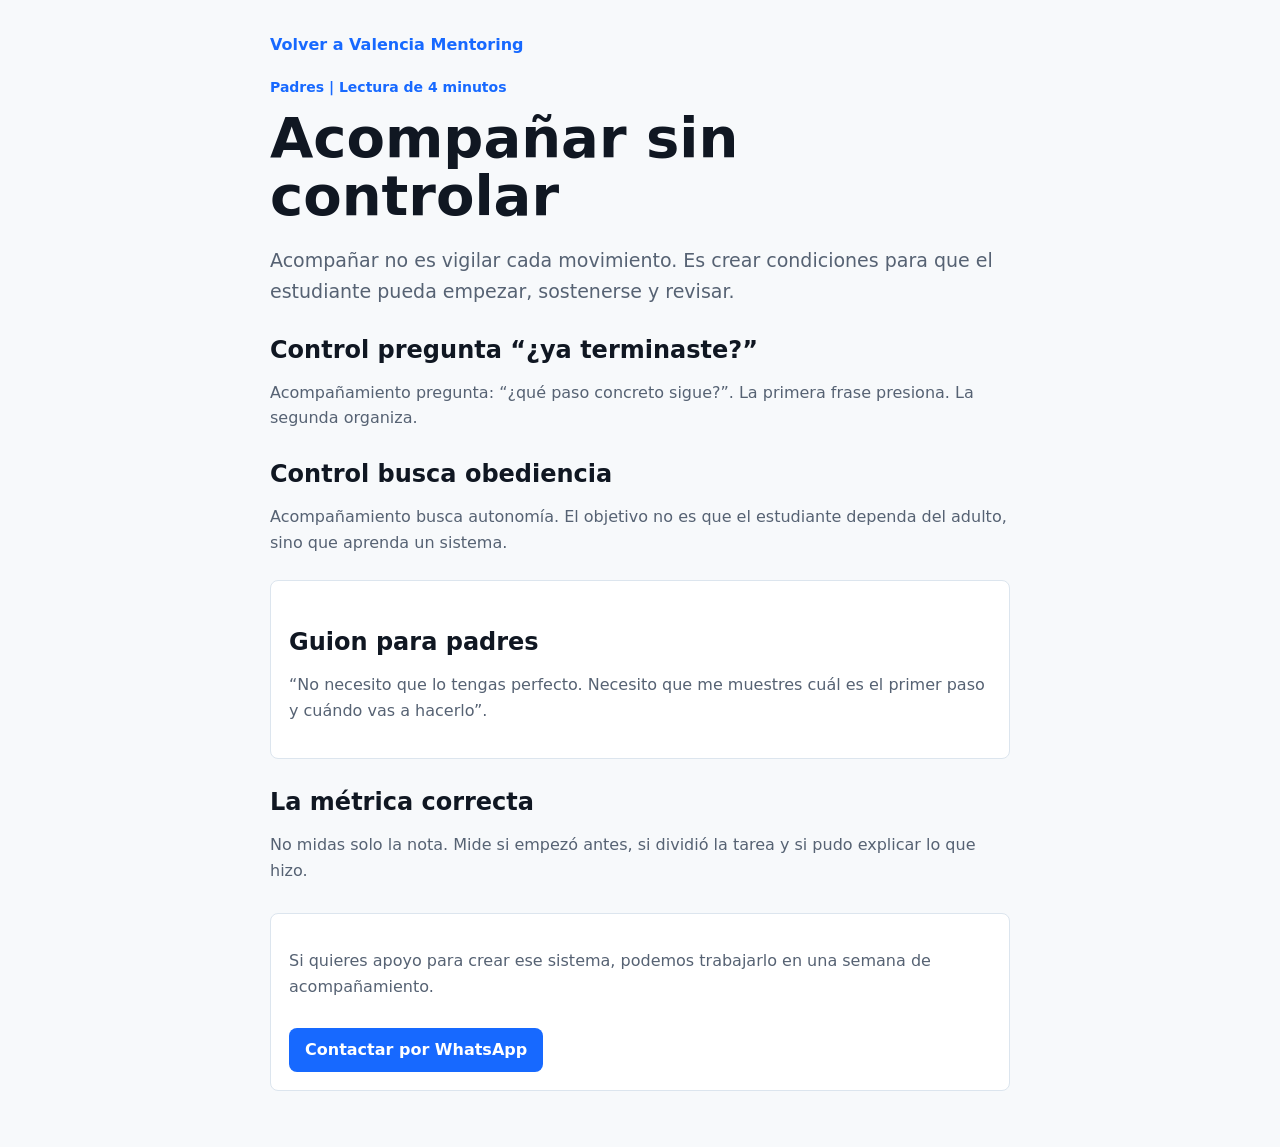
<file: blog/acompanar-sin-controlar.html>
<!doctype html>
<html lang="es">
<head>
  <meta charset="utf-8">
  <meta name="viewport" content="width=device-width, initial-scale=1">
  <title>Acompañar sin controlar | Valencia Mentoring</title>
  <link rel="stylesheet" href="article.css">
</head>
<body>
  <main>
    <a class="back" href="../index.html">Volver a Valencia Mentoring</a>
    <div class="meta">Padres | Lectura de 4 minutos</div>
    <h1>Acompañar sin controlar</h1>
    <p class="lead">Acompañar no es vigilar cada movimiento. Es crear condiciones para que el estudiante pueda empezar, sostenerse y revisar.</p>

    <h2>Control pregunta “¿ya terminaste?”</h2>
    <p>Acompañamiento pregunta: “¿qué paso concreto sigue?”. La primera frase presiona. La segunda organiza.</p>

    <h2>Control busca obediencia</h2>
    <p>Acompañamiento busca autonomía. El objetivo no es que el estudiante dependa del adulto, sino que aprenda un sistema.</p>

    <div class="tool">
      <h2>Guion para padres</h2>
      <p>“No necesito que lo tengas perfecto. Necesito que me muestres cuál es el primer paso y cuándo vas a hacerlo”.</p>
    </div>

    <h2>La métrica correcta</h2>
    <p>No midas solo la nota. Mide si empezó antes, si dividió la tarea y si pudo explicar lo que hizo.</p>

    <div class="cta">
      <p>Si quieres apoyo para crear ese sistema, podemos trabajarlo en una semana de acompañamiento.</p>
      <a class="btn" href="https://wa.me/50765468832?text=Hola%2C%20quiero%20acompa%C3%B1amiento%20para%20un%20estudiante">Contactar por WhatsApp</a>
    </div>
  </main>
</body>
</html>
</file>
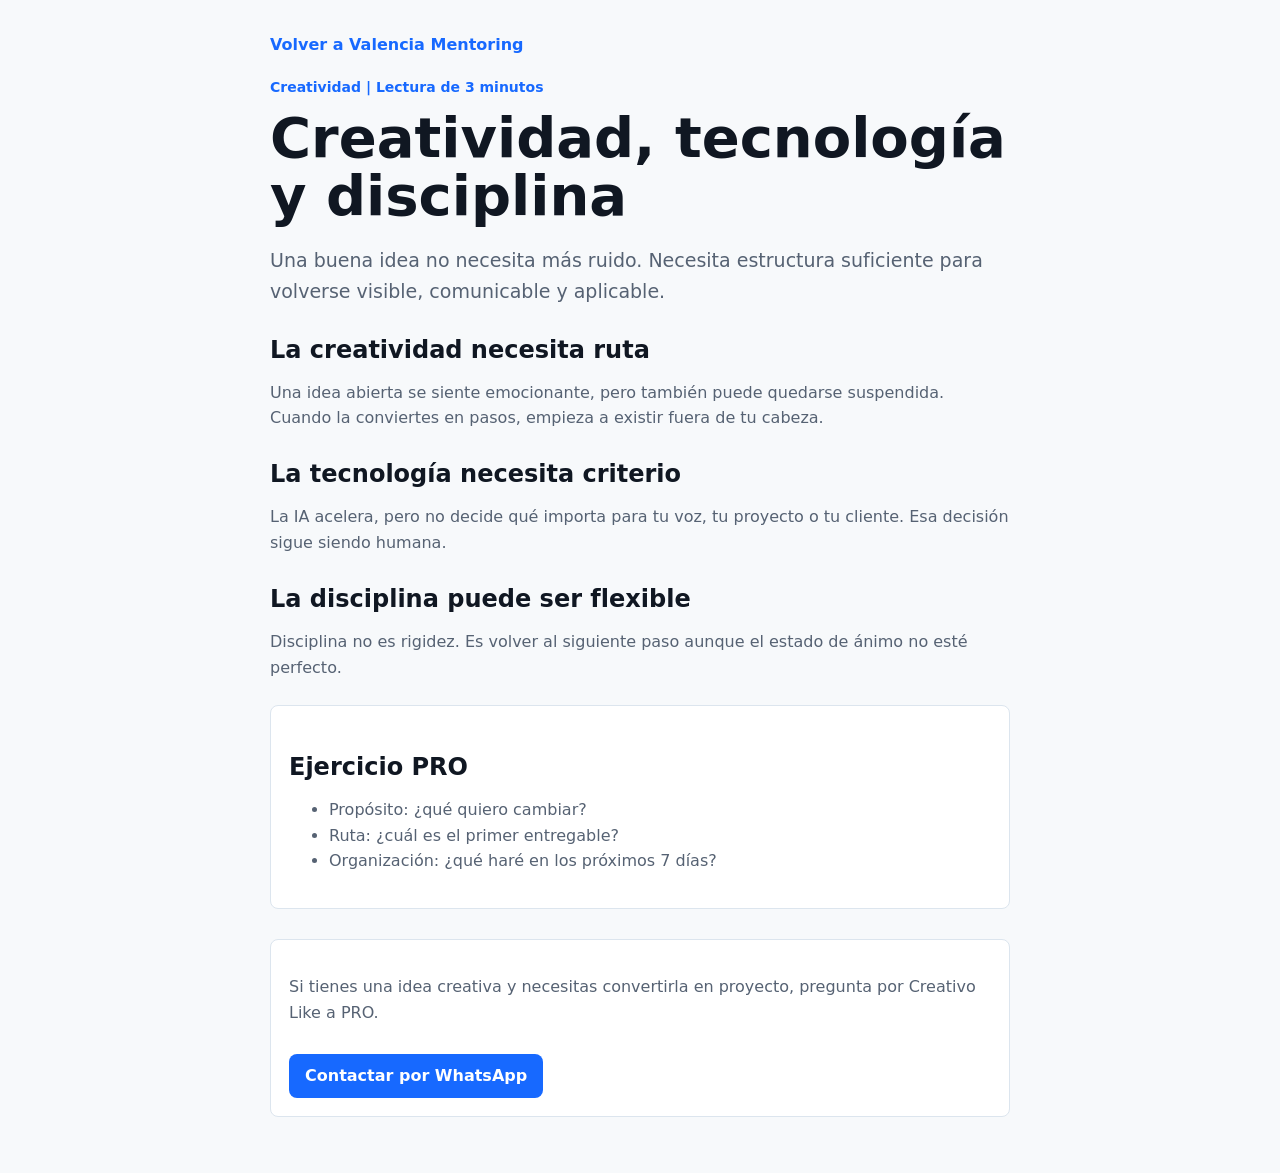
<file: blog/creatividad-tecnologia-disciplina.html>
<!doctype html>
<html lang="es">
<head>
  <meta charset="utf-8">
  <meta name="viewport" content="width=device-width, initial-scale=1">
  <title>Creatividad, tecnología y disciplina | Valencia Mentoring</title>
  <link rel="stylesheet" href="article.css">
</head>
<body>
  <main>
    <a class="back" href="../index.html">Volver a Valencia Mentoring</a>
    <div class="meta">Creatividad | Lectura de 3 minutos</div>
    <h1>Creatividad, tecnología y disciplina</h1>
    <p class="lead">Una buena idea no necesita más ruido. Necesita estructura suficiente para volverse visible, comunicable y aplicable.</p>

    <h2>La creatividad necesita ruta</h2>
    <p>Una idea abierta se siente emocionante, pero también puede quedarse suspendida. Cuando la conviertes en pasos, empieza a existir fuera de tu cabeza.</p>

    <h2>La tecnología necesita criterio</h2>
    <p>La IA acelera, pero no decide qué importa para tu voz, tu proyecto o tu cliente. Esa decisión sigue siendo humana.</p>

    <h2>La disciplina puede ser flexible</h2>
    <p>Disciplina no es rigidez. Es volver al siguiente paso aunque el estado de ánimo no esté perfecto.</p>

    <div class="tool">
      <h2>Ejercicio PRO</h2>
      <ul>
        <li>Propósito: ¿qué quiero cambiar?</li>
        <li>Ruta: ¿cuál es el primer entregable?</li>
        <li>Organización: ¿qué haré en los próximos 7 días?</li>
      </ul>
    </div>

    <div class="cta">
      <p>Si tienes una idea creativa y necesitas convertirla en proyecto, pregunta por Creativo Like a PRO.</p>
      <a class="btn" href="https://wa.me/50765468832?text=Hola%2C%20quiero%20informaci%C3%B3n%20sobre%20Creativo%20Like%20a%20PRO">Contactar por WhatsApp</a>
    </div>
  </main>
</body>
</html>
</file>
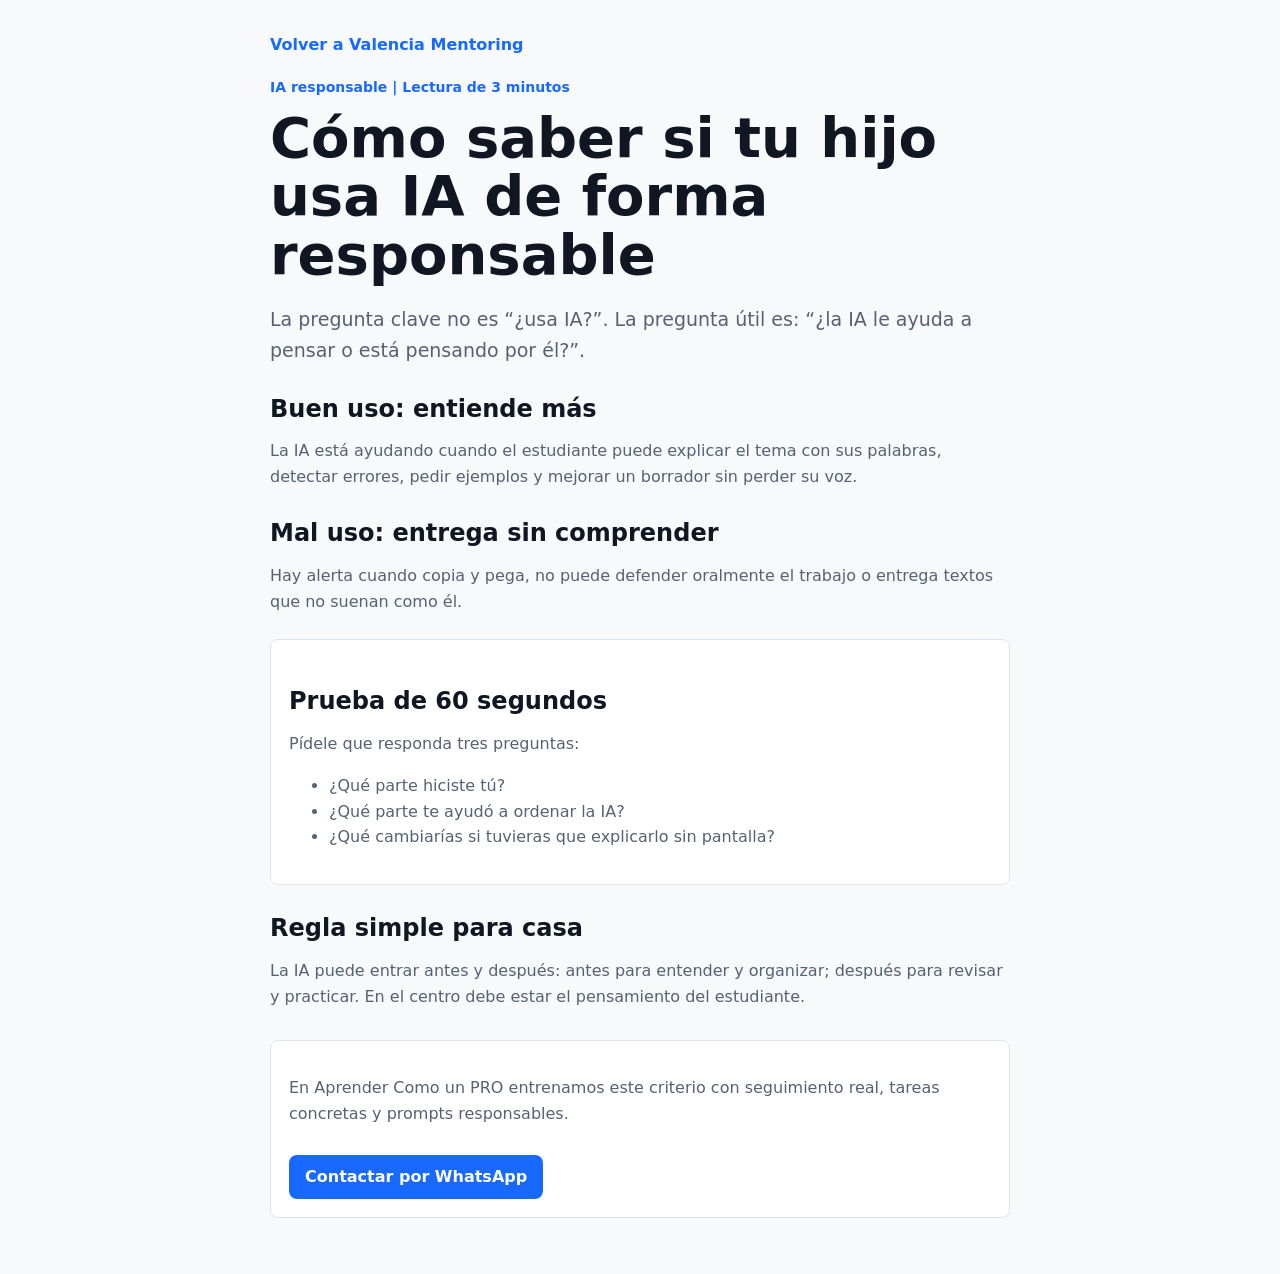
<file: blog/ia-responsable-estudiantes.html>
<!doctype html>
<html lang="es">
<head>
  <meta charset="utf-8">
  <meta name="viewport" content="width=device-width, initial-scale=1">
  <title>Cómo saber si tu hijo usa IA de forma responsable | Valencia Mentoring</title>
  <link rel="stylesheet" href="article.css">
</head>
<body>
  <main>
    <a class="back" href="../index.html">Volver a Valencia Mentoring</a>
    <div class="meta">IA responsable | Lectura de 3 minutos</div>
    <h1>Cómo saber si tu hijo usa IA de forma responsable</h1>
    <p class="lead">La pregunta clave no es “¿usa IA?”. La pregunta útil es: “¿la IA le ayuda a pensar o está pensando por él?”.</p>

    <h2>Buen uso: entiende más</h2>
    <p>La IA está ayudando cuando el estudiante puede explicar el tema con sus palabras, detectar errores, pedir ejemplos y mejorar un borrador sin perder su voz.</p>

    <h2>Mal uso: entrega sin comprender</h2>
    <p>Hay alerta cuando copia y pega, no puede defender oralmente el trabajo o entrega textos que no suenan como él.</p>

    <div class="tool">
      <h2>Prueba de 60 segundos</h2>
      <p>Pídele que responda tres preguntas:</p>
      <ul>
        <li>¿Qué parte hiciste tú?</li>
        <li>¿Qué parte te ayudó a ordenar la IA?</li>
        <li>¿Qué cambiarías si tuvieras que explicarlo sin pantalla?</li>
      </ul>
    </div>

    <h2>Regla simple para casa</h2>
    <p>La IA puede entrar antes y después: antes para entender y organizar; después para revisar y practicar. En el centro debe estar el pensamiento del estudiante.</p>

    <div class="cta">
      <p>En Aprender Como un PRO entrenamos este criterio con seguimiento real, tareas concretas y prompts responsables.</p>
      <a class="btn" href="https://wa.me/50765468832?text=Hola%2C%20quiero%20informaci%C3%B3n%20sobre%20Aprender%20Como%20un%20PRO">Contactar por WhatsApp</a>
    </div>
  </main>
</body>
</html>
</file>
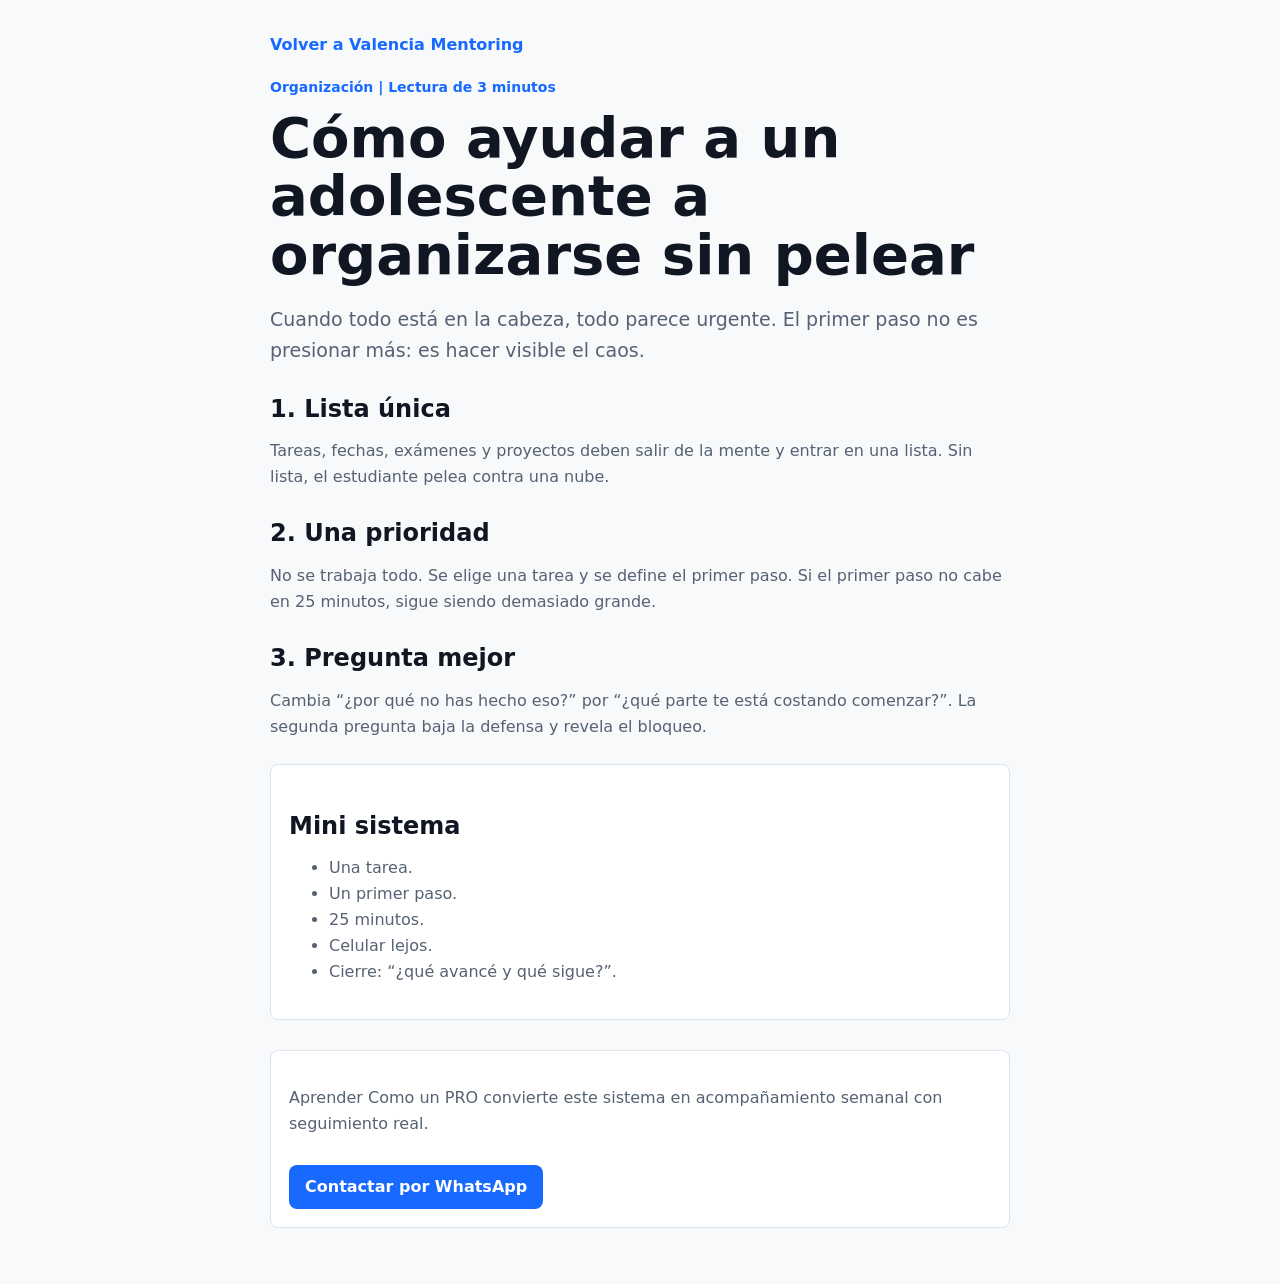
<file: blog/organizacion-adolescentes.html>
<!doctype html>
<html lang="es">
<head>
  <meta charset="utf-8">
  <meta name="viewport" content="width=device-width, initial-scale=1">
  <title>Cómo ayudar a un adolescente a organizarse sin pelear | Valencia Mentoring</title>
  <link rel="stylesheet" href="article.css">
</head>
<body>
  <main>
    <a class="back" href="../index.html">Volver a Valencia Mentoring</a>
    <div class="meta">Organización | Lectura de 3 minutos</div>
    <h1>Cómo ayudar a un adolescente a organizarse sin pelear</h1>
    <p class="lead">Cuando todo está en la cabeza, todo parece urgente. El primer paso no es presionar más: es hacer visible el caos.</p>

    <h2>1. Lista única</h2>
    <p>Tareas, fechas, exámenes y proyectos deben salir de la mente y entrar en una lista. Sin lista, el estudiante pelea contra una nube.</p>

    <h2>2. Una prioridad</h2>
    <p>No se trabaja todo. Se elige una tarea y se define el primer paso. Si el primer paso no cabe en 25 minutos, sigue siendo demasiado grande.</p>

    <h2>3. Pregunta mejor</h2>
    <p>Cambia “¿por qué no has hecho eso?” por “¿qué parte te está costando comenzar?”. La segunda pregunta baja la defensa y revela el bloqueo.</p>

    <div class="tool">
      <h2>Mini sistema</h2>
      <ul>
        <li>Una tarea.</li>
        <li>Un primer paso.</li>
        <li>25 minutos.</li>
        <li>Celular lejos.</li>
        <li>Cierre: “¿qué avancé y qué sigue?”.</li>
      </ul>
    </div>

    <div class="cta">
      <p>Aprender Como un PRO convierte este sistema en acompañamiento semanal con seguimiento real.</p>
      <a class="btn" href="https://wa.me/50765468832?text=Hola%2C%20quiero%20un%20plan%20de%20organizaci%C3%B3n%20para%20un%20estudiante">Contactar por WhatsApp</a>
    </div>
  </main>
</body>
</html>
</file>
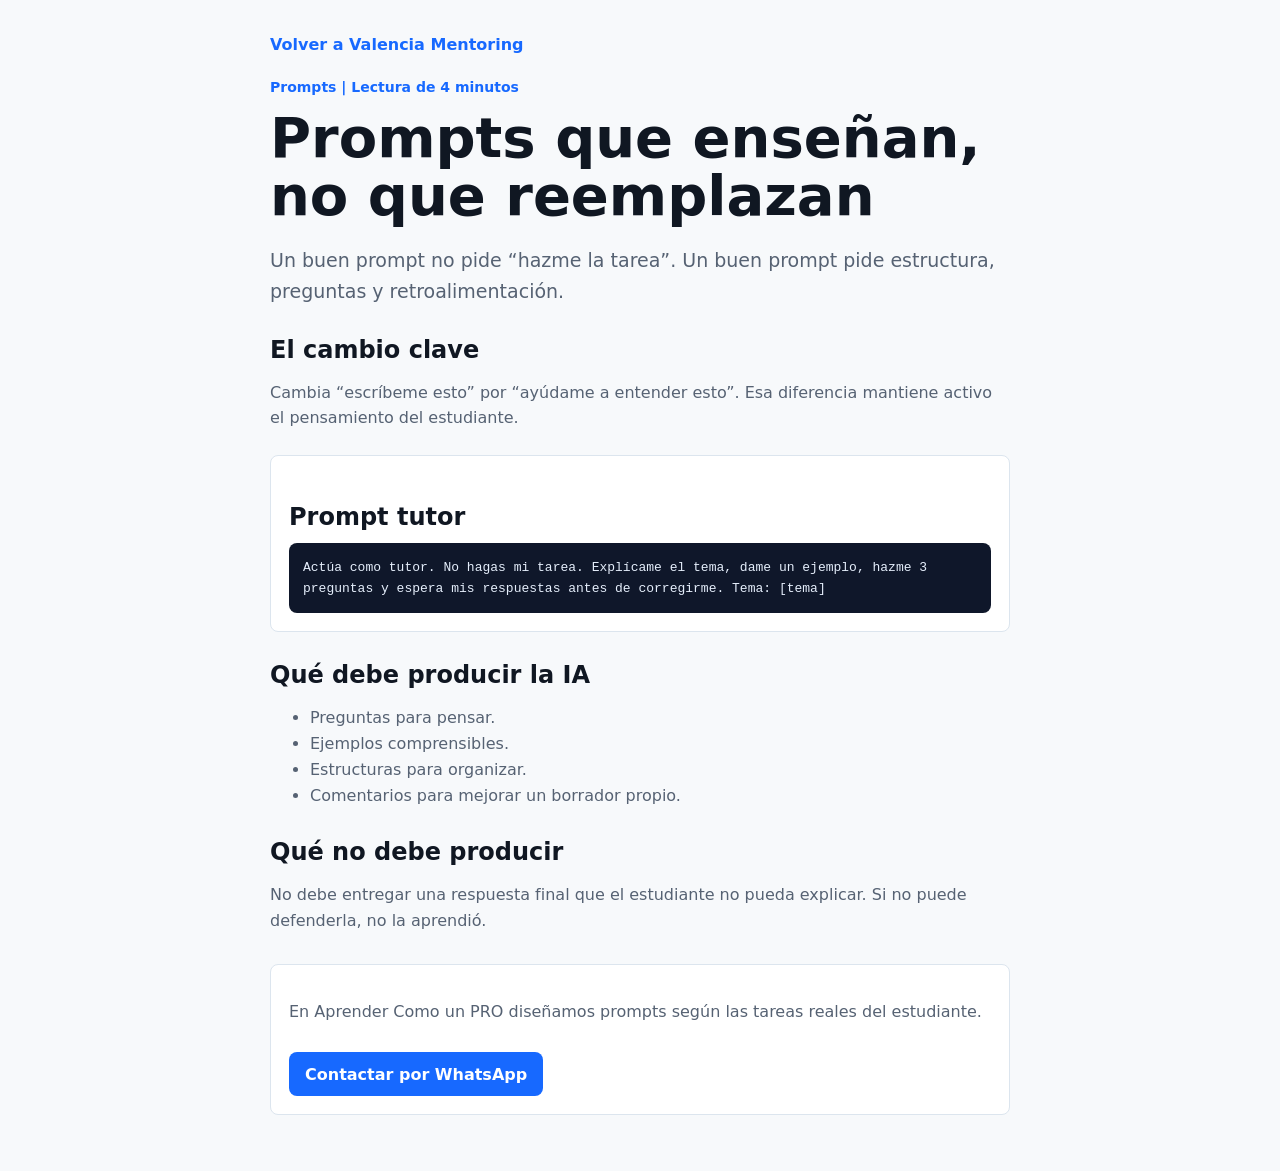
<file: blog/prompts-que-ensenan.html>
<!doctype html>
<html lang="es">
<head>
  <meta charset="utf-8">
  <meta name="viewport" content="width=device-width, initial-scale=1">
  <title>Prompts que enseñan, no que reemplazan | Valencia Mentoring</title>
  <link rel="stylesheet" href="article.css">
</head>
<body>
  <main>
    <a class="back" href="../index.html">Volver a Valencia Mentoring</a>
    <div class="meta">Prompts | Lectura de 4 minutos</div>
    <h1>Prompts que enseñan, no que reemplazan</h1>
    <p class="lead">Un buen prompt no pide “hazme la tarea”. Un buen prompt pide estructura, preguntas y retroalimentación.</p>

    <h2>El cambio clave</h2>
    <p>Cambia “escríbeme esto” por “ayúdame a entender esto”. Esa diferencia mantiene activo el pensamiento del estudiante.</p>

    <div class="tool">
      <h2>Prompt tutor</h2>
      <div class="prompt">Actúa como tutor. No hagas mi tarea. Explícame el tema, dame un ejemplo, hazme 3 preguntas y espera mis respuestas antes de corregirme. Tema: [tema]</div>
    </div>

    <h2>Qué debe producir la IA</h2>
    <ul>
      <li>Preguntas para pensar.</li>
      <li>Ejemplos comprensibles.</li>
      <li>Estructuras para organizar.</li>
      <li>Comentarios para mejorar un borrador propio.</li>
    </ul>

    <h2>Qué no debe producir</h2>
    <p>No debe entregar una respuesta final que el estudiante no pueda explicar. Si no puede defenderla, no la aprendió.</p>

    <div class="cta">
      <p>En Aprender Como un PRO diseñamos prompts según las tareas reales del estudiante.</p>
      <a class="btn" href="https://wa.me/50765468832?text=Hola%2C%20quiero%20aprender%20a%20usar%20prompts%20responsables">Contactar por WhatsApp</a>
    </div>
  </main>
</body>
</html>
</file>
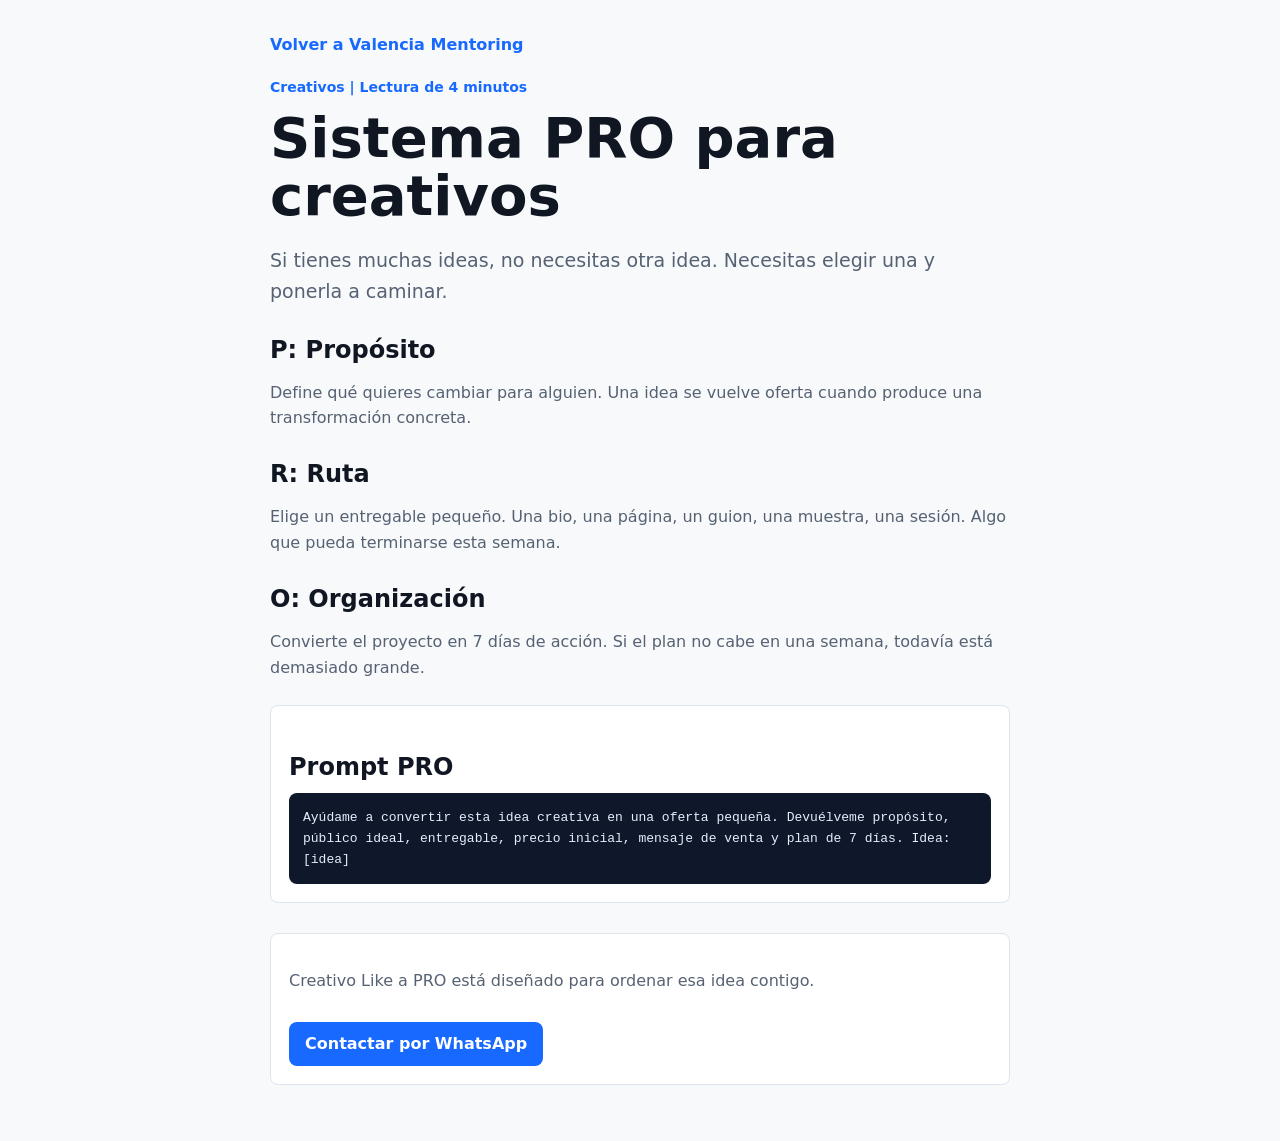
<file: blog/sistema-pro-creativos.html>
<!doctype html>
<html lang="es">
<head>
  <meta charset="utf-8">
  <meta name="viewport" content="width=device-width, initial-scale=1">
  <title>Sistema PRO para creativos | Valencia Mentoring</title>
  <link rel="stylesheet" href="article.css">
</head>
<body>
  <main>
    <a class="back" href="../index.html">Volver a Valencia Mentoring</a>
    <div class="meta">Creativos | Lectura de 4 minutos</div>
    <h1>Sistema PRO para creativos</h1>
    <p class="lead">Si tienes muchas ideas, no necesitas otra idea. Necesitas elegir una y ponerla a caminar.</p>

    <h2>P: Propósito</h2>
    <p>Define qué quieres cambiar para alguien. Una idea se vuelve oferta cuando produce una transformación concreta.</p>

    <h2>R: Ruta</h2>
    <p>Elige un entregable pequeño. Una bio, una página, un guion, una muestra, una sesión. Algo que pueda terminarse esta semana.</p>

    <h2>O: Organización</h2>
    <p>Convierte el proyecto en 7 días de acción. Si el plan no cabe en una semana, todavía está demasiado grande.</p>

    <div class="tool">
      <h2>Prompt PRO</h2>
      <div class="prompt">Ayúdame a convertir esta idea creativa en una oferta pequeña. Devuélveme propósito, público ideal, entregable, precio inicial, mensaje de venta y plan de 7 días. Idea: [idea]</div>
    </div>

    <div class="cta">
      <p>Creativo Like a PRO está diseñado para ordenar esa idea contigo.</p>
      <a class="btn" href="https://wa.me/50765468832?text=Hola%2C%20quiero%20ordenar%20un%20proyecto%20creativo">Contactar por WhatsApp</a>
    </div>
  </main>
</body>
</html>
</file>
<file: blog/article.css>
body {
  margin: 0;
  font-family: Inter, system-ui, -apple-system, "Segoe UI", sans-serif;
  background: #f7f9fb;
  color: #101722;
  line-height: 1.62;
}
main {
  width: min(740px, calc(100% - 28px));
  margin: 0 auto;
  padding: 32px 0 56px;
}
a { color: #1769ff; }
.back {
  display: inline-block;
  margin-bottom: 18px;
  font-weight: 760;
  text-decoration: none;
}
.meta {
  color: #1769ff;
  font-size: 14px;
  font-weight: 800;
}
h1 {
  margin: 10px 0 16px;
  font-size: clamp(34px, 8vw, 56px);
  line-height: 1.05;
  letter-spacing: 0;
}
h2 {
  margin: 30px 0 8px;
  line-height: 1.12;
}
p, li {
  color: #566273;
}
.lead {
  font-size: 19px;
}
.tool {
  margin: 24px 0;
  padding: 18px;
  border: 1px solid #dce5ee;
  border-radius: 8px;
  background: white;
}
.prompt {
  margin-top: 12px;
  padding: 14px;
  border-radius: 8px;
  background: #0f172a;
  color: #e5eefb;
  font-family: ui-monospace, SFMono-Regular, Menlo, Consolas, monospace;
  font-size: 13px;
  overflow-x: auto;
}
.cta {
  margin-top: 30px;
  padding: 18px;
  border: 1px solid #dce5ee;
  border-radius: 8px;
  background: white;
}
.btn {
  display: inline-flex;
  min-height: 44px;
  align-items: center;
  justify-content: center;
  margin-top: 12px;
  padding: 0 16px;
  border-radius: 8px;
  background: #1769ff;
  color: white;
  text-decoration: none;
  font-weight: 800;
}
@media (max-width: 700px) {
  .lead { font-size: 17px; }
  .btn { width: 100%; }
}
</file>
